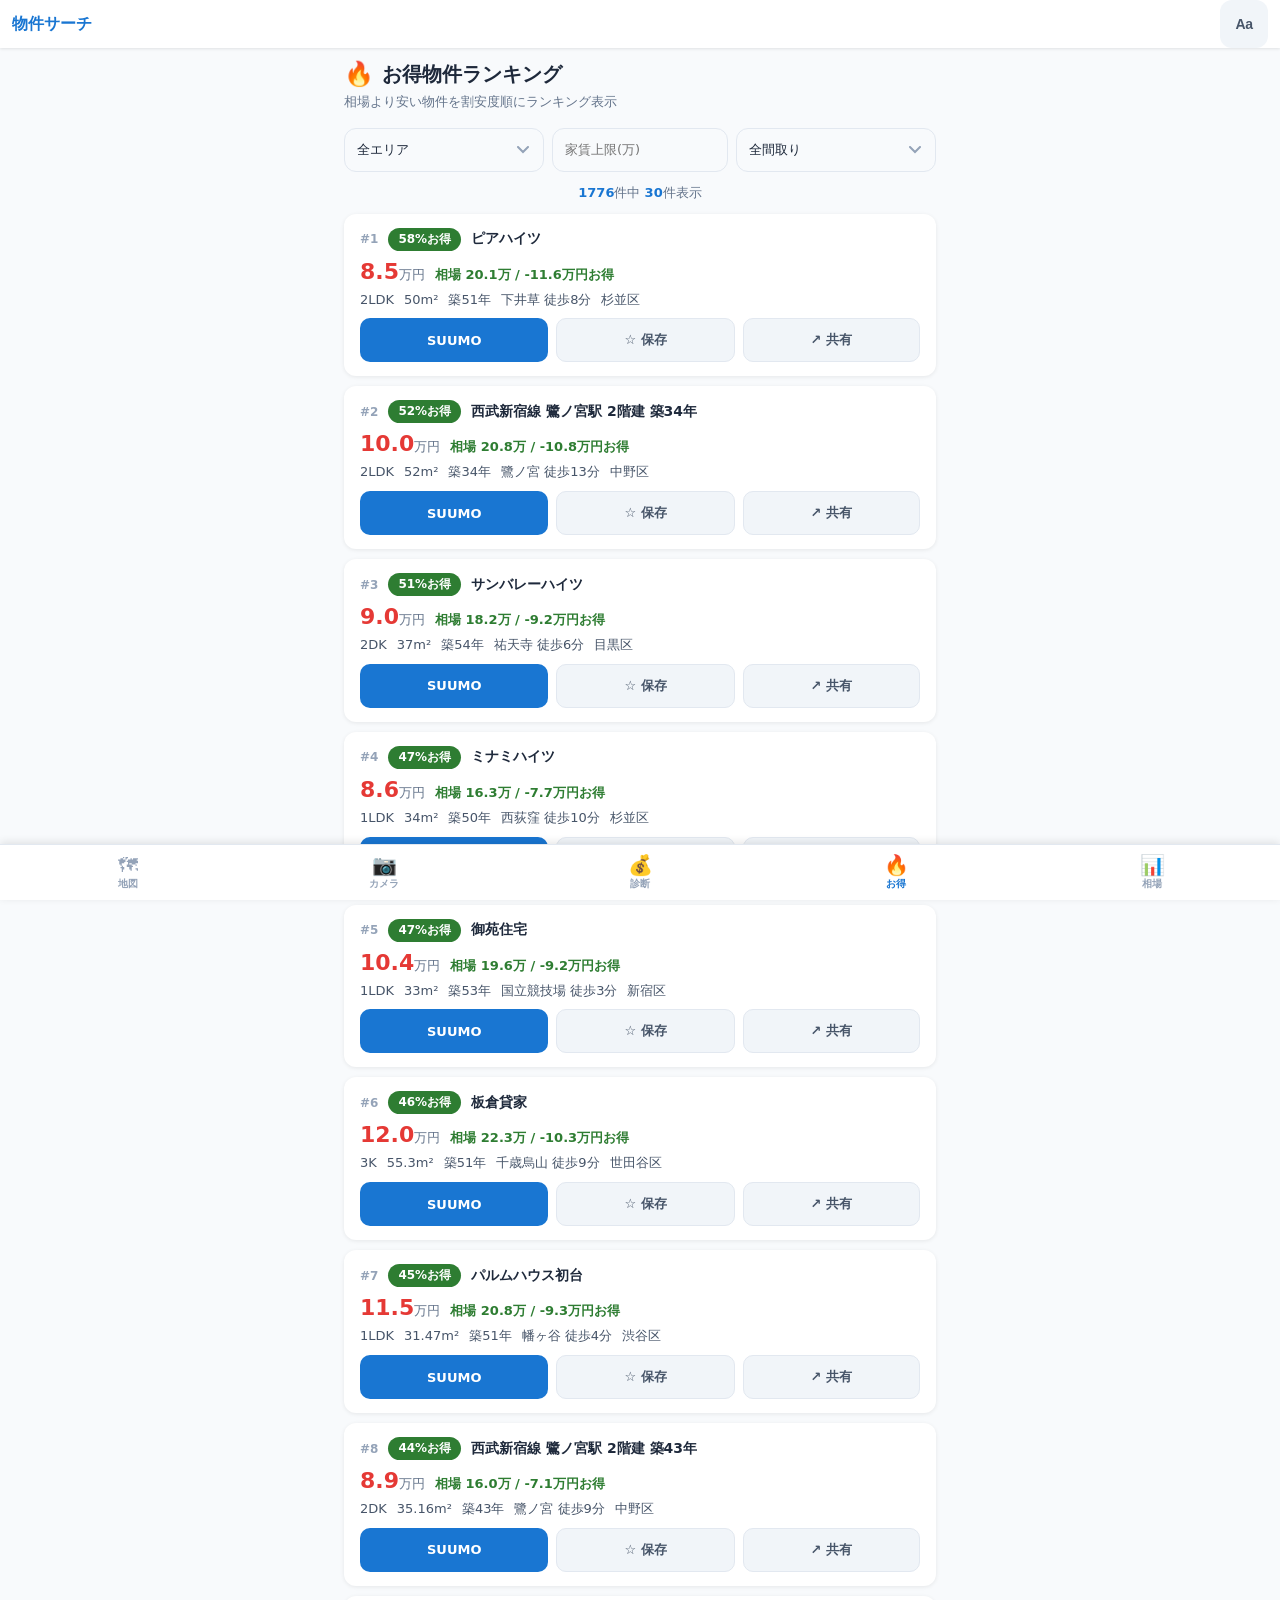
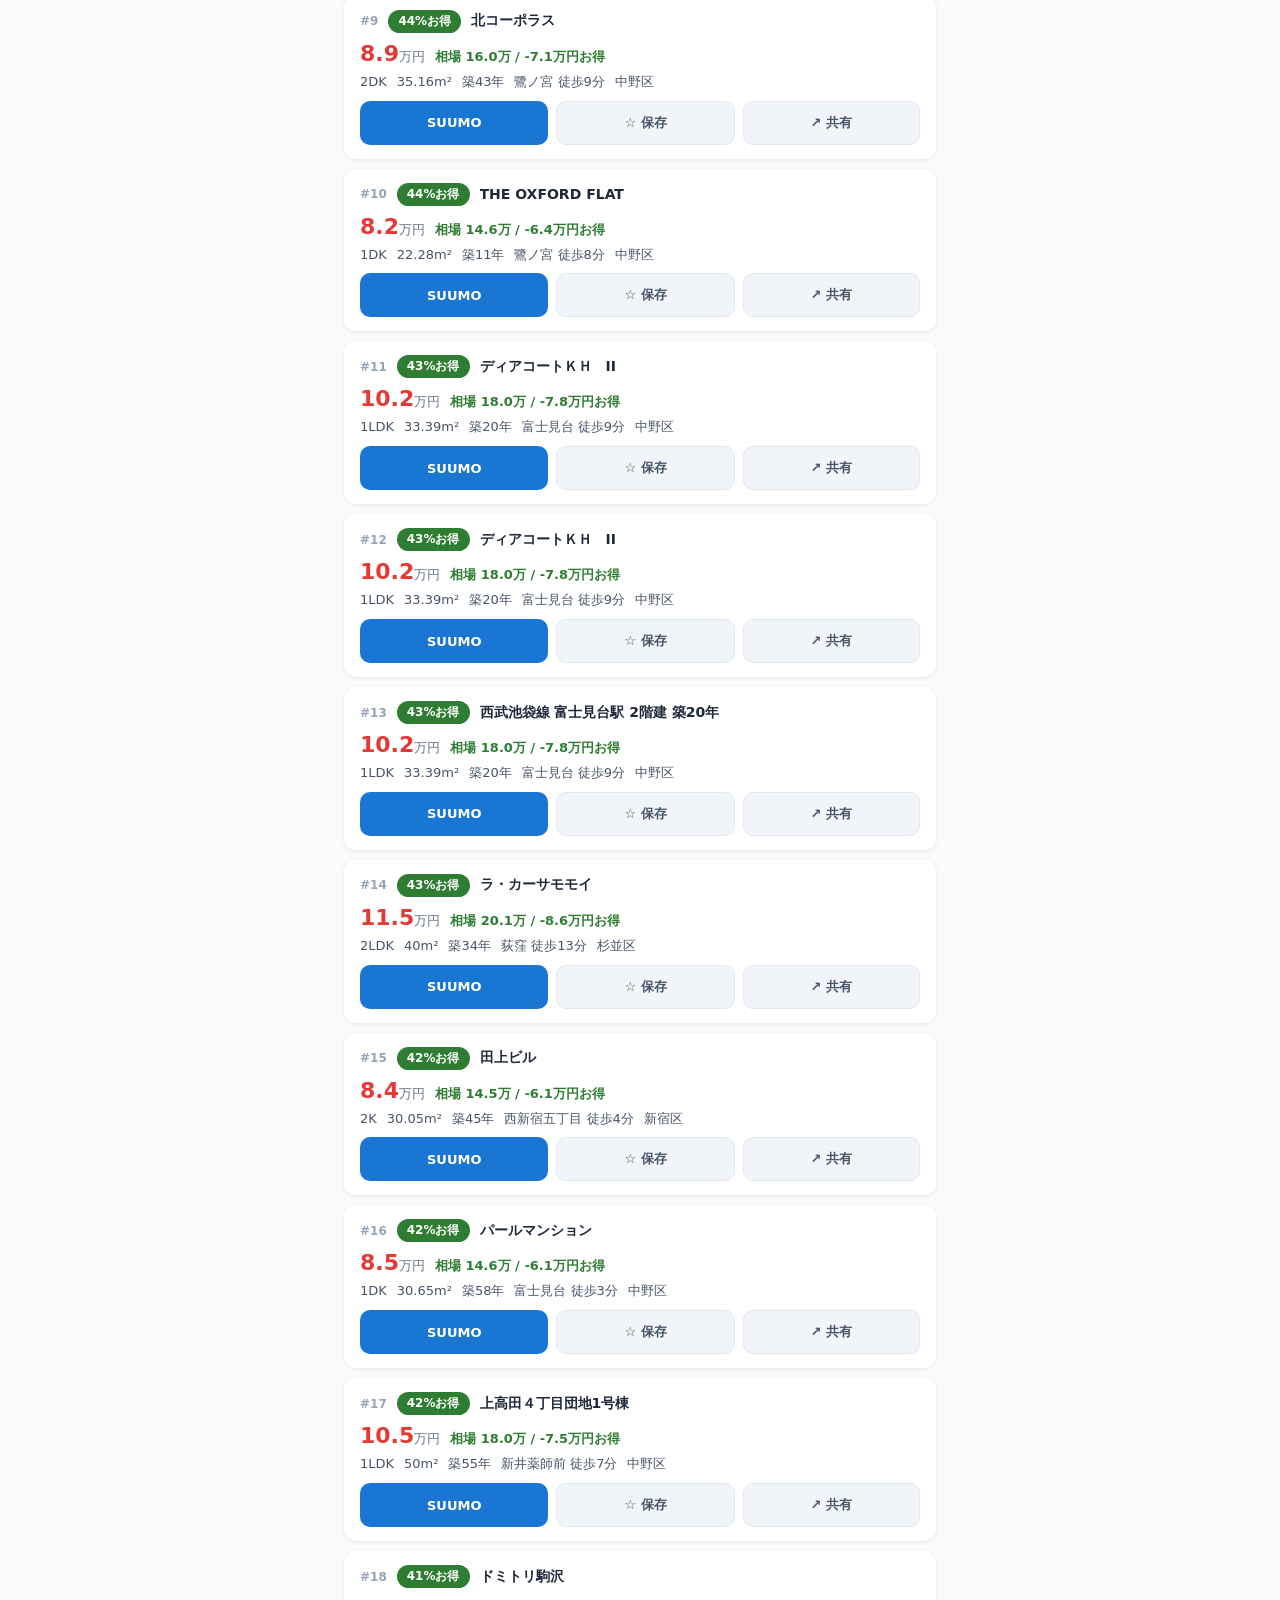
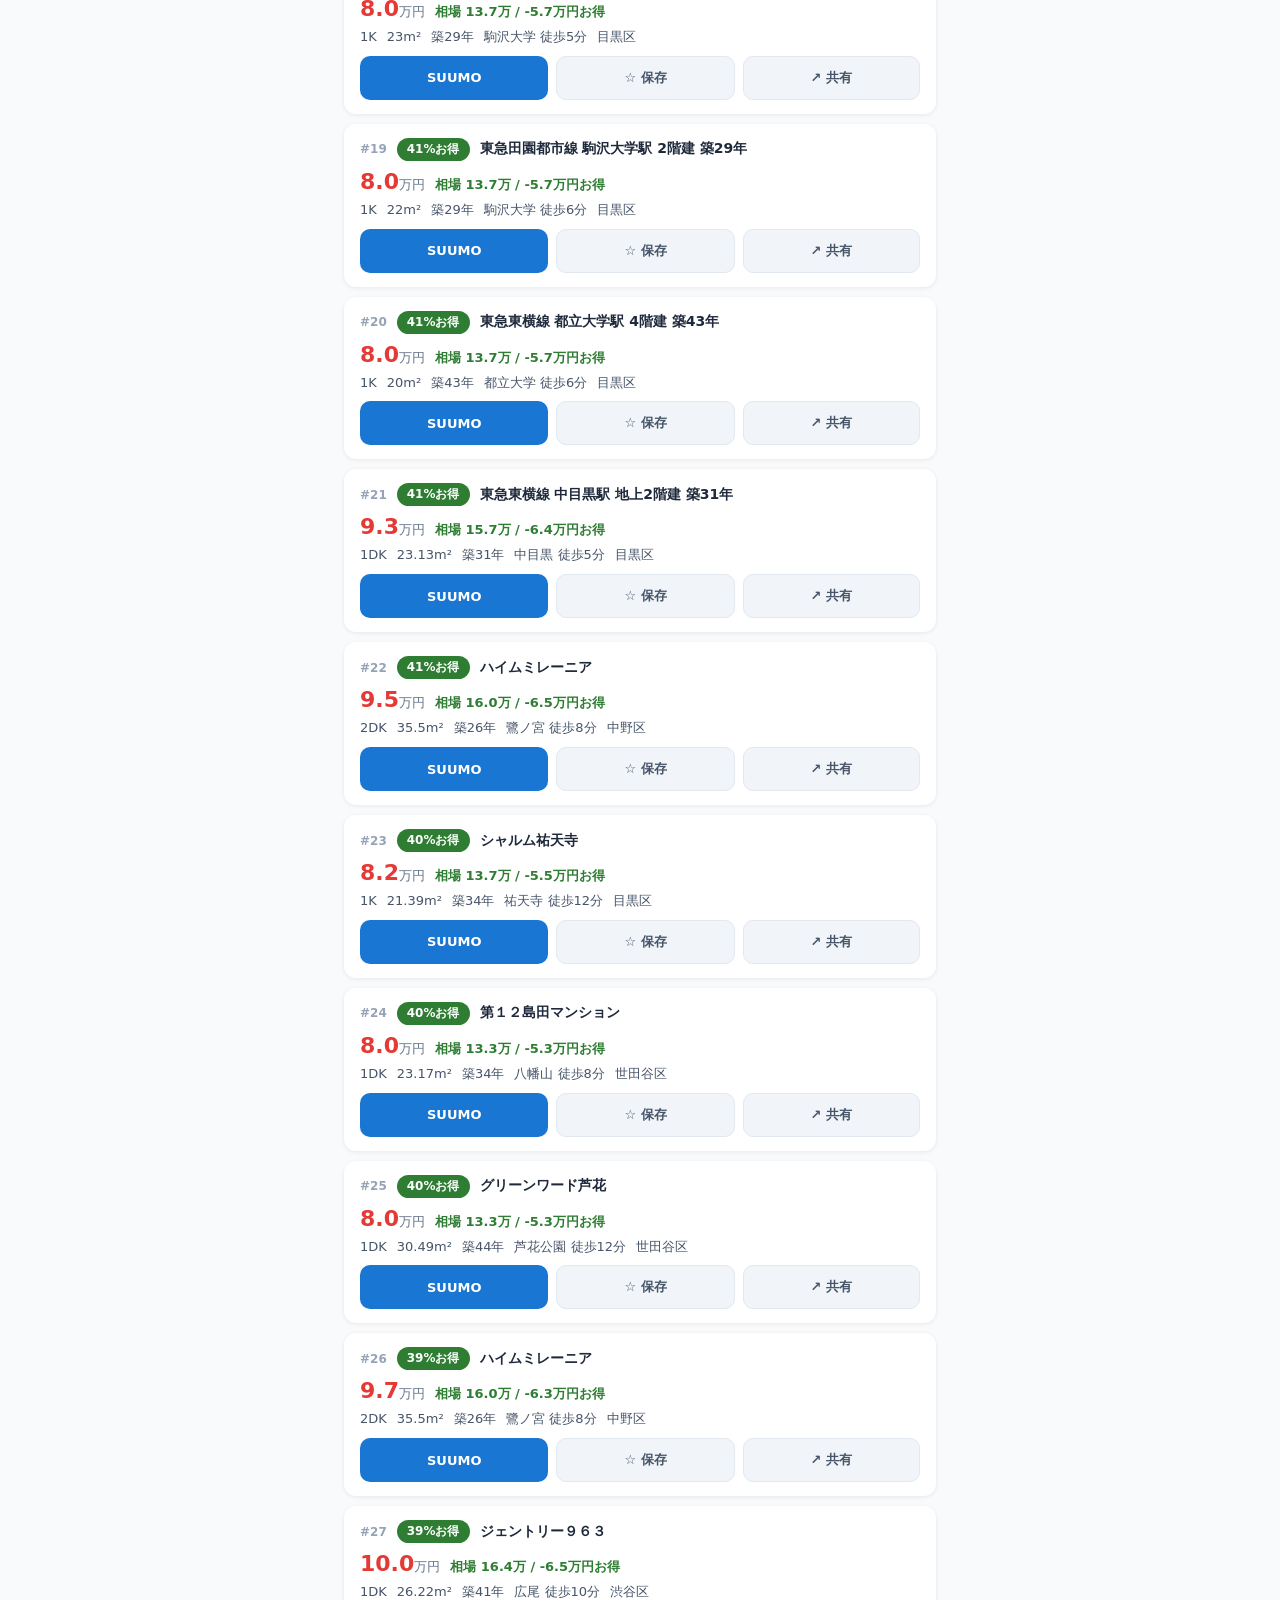
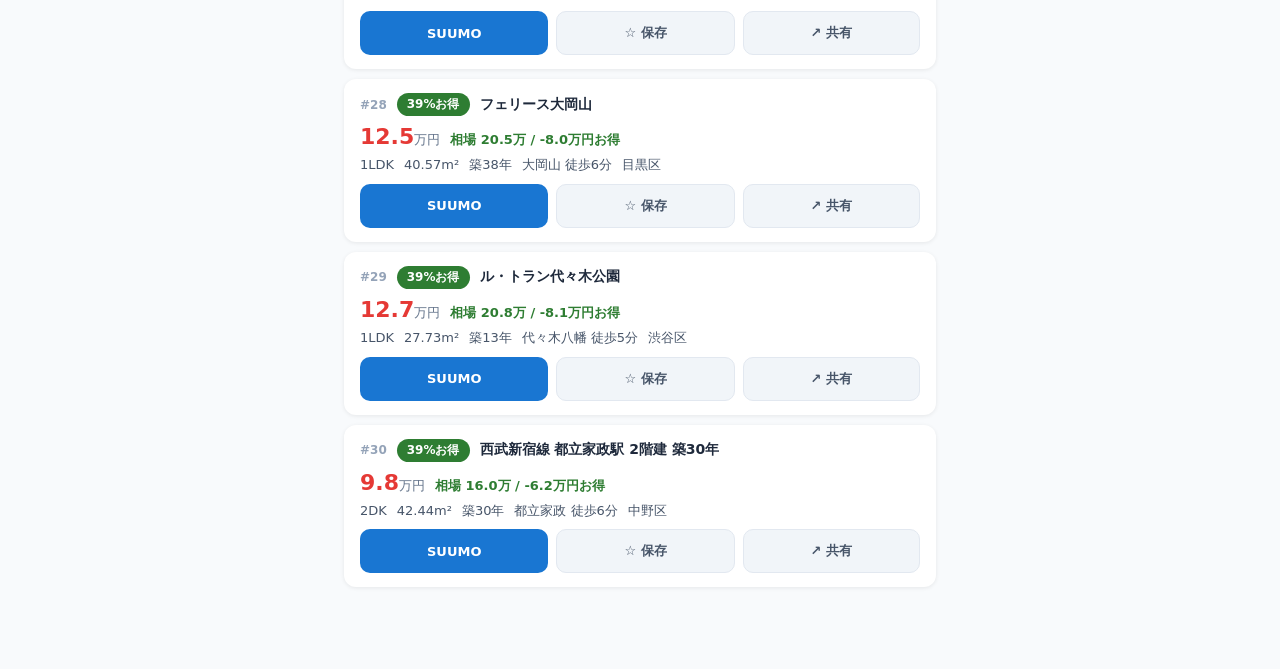
<file: deals.html>
<!DOCTYPE html>
<html lang="ja">
<head>
  <meta charset="UTF-8">
  <meta name="viewport" content="width=device-width, initial-scale=1.0, maximum-scale=5.0, user-scalable=yes, viewport-fit=cover">
  <meta name="theme-color" content="#1976D2">
  <meta name="apple-mobile-web-app-capable" content="yes">
  <meta name="apple-mobile-web-app-status-bar-style" content="default">
  <link rel="manifest" href="manifest.json">
  <link rel="apple-touch-icon" href="icons/icon-192.png">
  <title>お得物件 - 物件サーチ</title>
  <link rel="stylesheet" href="css/style.css">
  <link rel="stylesheet" href="css/pages.css">
</head>
<body class="page-body">

  <!-- ヘッダー -->
  <header class="header page-header">
    <h1>物件サーチ</h1>
    <div class="header-actions">
      <button id="btn-font-size" class="header-btn font-size-btn" title="フォントサイズ切替">Aa</button>
    </div>
  </header>

  <!-- メインコンテンツ -->
  <main class="page-content">
    <div class="page-title-bar">
      <span class="page-title-icon">&#x1F525;</span>
      <h2 class="page-title">お得物件ランキング</h2>
    </div>
    <p class="page-subtitle">相場より安い物件を割安度順にランキング表示</p>

    <!-- フィルター -->
    <div class="filter-bar">
      <select id="deals-area" class="form-select">
        <option value="">全エリア</option>
        <option value="新宿区">新宿区</option>
        <option value="渋谷区">渋谷区</option>
        <option value="目黒区">目黒区</option>
        <option value="世田谷区">世田谷区</option>
        <option value="中野区">中野区</option>
        <option value="杉並区">杉並区</option>
      </select>
      <input type="number" id="deals-rent-max" class="form-input" placeholder="家賃上限(万)" min="5" max="30" step="0.5">
      <select id="deals-plan" class="form-select">
        <option value="">全間取り</option>
        <option value="1K">1K</option>
        <option value="1DK">1DK</option>
        <option value="1LDK">1LDK</option>
        <option value="2K">2K</option>
        <option value="2DK">2DK</option>
        <option value="2LDK">2LDK</option>
        <option value="3K">3K</option>
        <option value="3DK">3DK</option>
        <option value="3LDK">3LDK</option>
      </select>
    </div>

    <!-- 件数 -->
    <div id="deals-count" class="deals-count"></div>

    <!-- リスト -->
    <div id="deals-list">
      <div class="loading-msg">データを読み込んでいます...</div>
    </div>
  </main>

  <!-- 固定タブバー -->
  <nav class="tab-bar tab-bar-5">
    <a href="index.html" class="tab-bar-item">
      <span class="tab-icon">&#x1F5FA;</span>
      <span class="tab-label">地図</span>
    </a>
    <a href="ocr.html" class="tab-bar-item">
      <span class="tab-icon">&#x1F4F7;</span>
      <span class="tab-label">カメラ</span>
    </a>
    <a href="diagnose.html" class="tab-bar-item">
      <span class="tab-icon">&#x1F4B0;</span>
      <span class="tab-label">診断</span>
    </a>
    <a href="deals.html" class="tab-bar-item active">
      <span class="tab-icon">&#x1F525;</span>
      <span class="tab-label">お得</span>
    </a>
    <a href="market.html" class="tab-bar-item">
      <span class="tab-icon">&#x1F4CA;</span>
      <span class="tab-label">相場</span>
    </a>
  </nav>

  <!-- 共通JS -->
  <script src="js/shared.js"></script>
  <script>
  (function () {
    'use strict';
    var S = window.BukkenShared;

    // フォントサイズ初期化
    S.initFontSize();
    var btnFont = document.getElementById('btn-font-size');
    if (btnFont) btnFont.addEventListener('click', S.cycleFontSize);

    // お気に入り管理（localStorageのbukken-favoritesと連携）
    var FAV_KEY = 'bukken-favorites';

    function getFavorites() {
      try {
        return JSON.parse(localStorage.getItem(FAV_KEY)) || [];
      } catch (e) { return []; }
    }

    function saveFavorites(favs) {
      localStorage.setItem(FAV_KEY, JSON.stringify(favs));
    }

    function isFavorite(id) {
      return getFavorites().indexOf(id) !== -1;
    }

    function toggleFavorite(id) {
      var favs = getFavorites();
      var idx = favs.indexOf(id);
      if (idx === -1) {
        favs.push(id);
      } else {
        favs.splice(idx, 1);
      }
      saveFavorites(favs);
      return idx === -1;
    }

    // データ
    var allDeals = [];
    var allProperties = [];

    // データ読み込み・お得度計算
    S.loadProperties().then(function (data) {
      allProperties = data;
      computeDeals();
      renderDeals();
    });

    function computeDeals() {
      // 区・間取り別にグループ化
      var groups = {};
      allProperties.forEach(function (p) {
        if (p.municipality == null || p.floor_plan_norm == null) return;
        if (p.monthly_rent == null || p.monthly_rent <= 0) return;
        var key = p.municipality + '|' + p.floor_plan_norm;
        if (!groups[key]) groups[key] = [];
        groups[key].push(p);
      });

      // 各物件の「期待家賃」を算出
      allProperties.forEach(function (p) {
        p.expectedRent = null;
        p.discount = null;
        if (p.municipality == null || p.floor_plan_norm == null) return;
        if (p.monthly_rent == null || p.monthly_rent <= 0) return;

        var key = p.municipality + '|' + p.floor_plan_norm;
        var group = groups[key];
        if (!group) return;

        // 自分を除いた中央値
        var others = group.filter(function (q) { return q.id !== p.id; });
        if (others.length < 3) return;

        var rents = others.map(function (q) { return q.monthly_rent; });
        p.expectedRent = S.median(rents);
        if (p.expectedRent > 0) {
          p.discount = ((p.expectedRent - p.monthly_rent) / p.expectedRent) * 100;
        }
      });

      // 割安順にソート（discount > 5%のみ）
      allDeals = allProperties
        .filter(function (p) { return p.discount != null && p.discount > 5; })
        .sort(function (a, b) { return b.discount - a.discount; });
    }

    // フィルター要素
    var elArea = document.getElementById('deals-area');
    var elRentMax = document.getElementById('deals-rent-max');
    var elPlan = document.getElementById('deals-plan');

    elArea.addEventListener('change', renderDeals);
    elRentMax.addEventListener('input', renderDeals);
    elPlan.addEventListener('change', renderDeals);

    function renderDeals() {
      var filterArea = elArea.value;
      var filterRentMax = parseFloat(elRentMax.value);
      var filterPlan = elPlan.value;

      var filtered = allDeals.filter(function (p) {
        if (filterArea && p.municipality !== filterArea) return false;
        if (!isNaN(filterRentMax) && filterRentMax > 0 && p.monthly_rent > filterRentMax * 10000) return false;
        if (filterPlan && p.floor_plan_norm !== filterPlan) return false;
        return true;
      });

      // 最大30件
      var display = filtered.slice(0, 30);

      // 件数表示
      var countEl = document.getElementById('deals-count');
      if (filtered.length === 0) {
        countEl.innerHTML = '該当する物件がありません';
      } else {
        countEl.innerHTML = '<strong>' + filtered.length + '</strong>件中 <strong>' + display.length + '</strong>件表示';
      }

      // カード描画
      var listEl = document.getElementById('deals-list');
      if (display.length === 0) {
        listEl.innerHTML = '<div class="empty-msg">条件に合うお得物件が見つかりませんでした。<br>フィルターを変更してみてください。</div>';
        return;
      }

      var html = '';
      display.forEach(function (p, i) {
        var rentMan = (p.monthly_rent / 10000).toFixed(1);
        var expectedMan = (p.expectedRent / 10000).toFixed(1);
        var diffMan = ((p.expectedRent - p.monthly_rent) / 10000).toFixed(1);
        var discountPct = p.discount.toFixed(0);
        var ageStr = p.building_age != null ? '築' + p.building_age + '年' : '';
        var areaStr = p.total_floor_area != null ? p.total_floor_area + 'm²' : '';
        var stationStr = '';
        if (p.station_name) {
          stationStr = p.station_name;
          if (p.station_distance_min != null) stationStr += ' 徒歩' + p.station_distance_min + '分';
        }
        var fav = isFavorite(p.id);
        var favClass = fav ? ' saved' : '';
        var favLabel = fav ? '★ 保存済' : '☆ 保存';

        html += '<div class="deal-card" data-id="' + p.id + '">';

        // ヘッダー行
        html += '<div class="deal-card-header">';
        html += '<span class="deal-rank">#' + (i + 1) + '</span>';
        html += '<span class="deal-badge">' + discountPct + '%お得</span>';
        html += '<span class="deal-name">' + S.escapeHtml(p.property_name) + '</span>';
        html += '</div>';

        // 家賃行
        html += '<div class="deal-rent-row">';
        html += '<span class="deal-rent">' + rentMan + '<small>万円</small></span>';
        html += '<span class="deal-diff">相場 ' + expectedMan + '万 / -' + diffMan + '万円お得</span>';
        html += '</div>';

        // 情報行
        html += '<div class="deal-info">';
        if (p.floor_plan) html += '<span>' + S.escapeHtml(p.floor_plan) + '</span>';
        if (areaStr) html += '<span>' + areaStr + '</span>';
        if (ageStr) html += '<span>' + ageStr + '</span>';
        if (stationStr) html += '<span>' + S.escapeHtml(stationStr) + '</span>';
        if (p.municipality) html += '<span>' + S.escapeHtml(p.municipality) + '</span>';
        html += '</div>';

        // アクションボタン
        html += '<div class="deal-actions">';
        if (p.detail_url) {
          html += '<a href="' + S.escapeHtml(p.detail_url) + '" target="_blank" rel="noopener" class="deal-btn-link">SUUMO</a>';
        }
        html += '<button class="deal-btn-fav' + favClass + '" data-fav-id="' + p.id + '">' + favLabel + '</button>';
        html += '<button class="deal-btn-share" data-share-idx="' + i + '">↗ 共有</button>';
        html += '</div>';

        html += '</div>';
      });

      listEl.innerHTML = html;

      // お気に入りボタンイベント
      listEl.querySelectorAll('.deal-btn-fav').forEach(function (btn) {
        btn.addEventListener('click', function () {
          var id = parseInt(this.getAttribute('data-fav-id'), 10);
          var added = toggleFavorite(id);
          this.classList.toggle('saved', added);
          this.textContent = added ? '★ 保存済' : '☆ 保存';
        });
      });

      // 共有ボタンイベント（Web Share API）
      listEl.querySelectorAll('.deal-btn-share').forEach(function (btn) {
        btn.addEventListener('click', function () {
          var idx = parseInt(this.getAttribute('data-share-idx'), 10);
          var item = display[idx];
          if (!item) return;
          var text = item.property_name + '\n'
            + (item.monthly_rent / 10000).toFixed(1) + '万円（相場より' + item.discount.toFixed(0) + '%お得）\n'
            + (item.detail_url || '');
          if (navigator.share) {
            navigator.share({ title: item.property_name, text: text, url: item.detail_url || '' }).catch(function () {});
          } else {
            navigator.clipboard.writeText(text).then(function () {
              alert('クリップボードにコピーしました');
            }).catch(function () {
              alert('共有できませんでした');
            });
          }
        });
      });
    }
  })();
  </script>
</body>
</html>
</file>
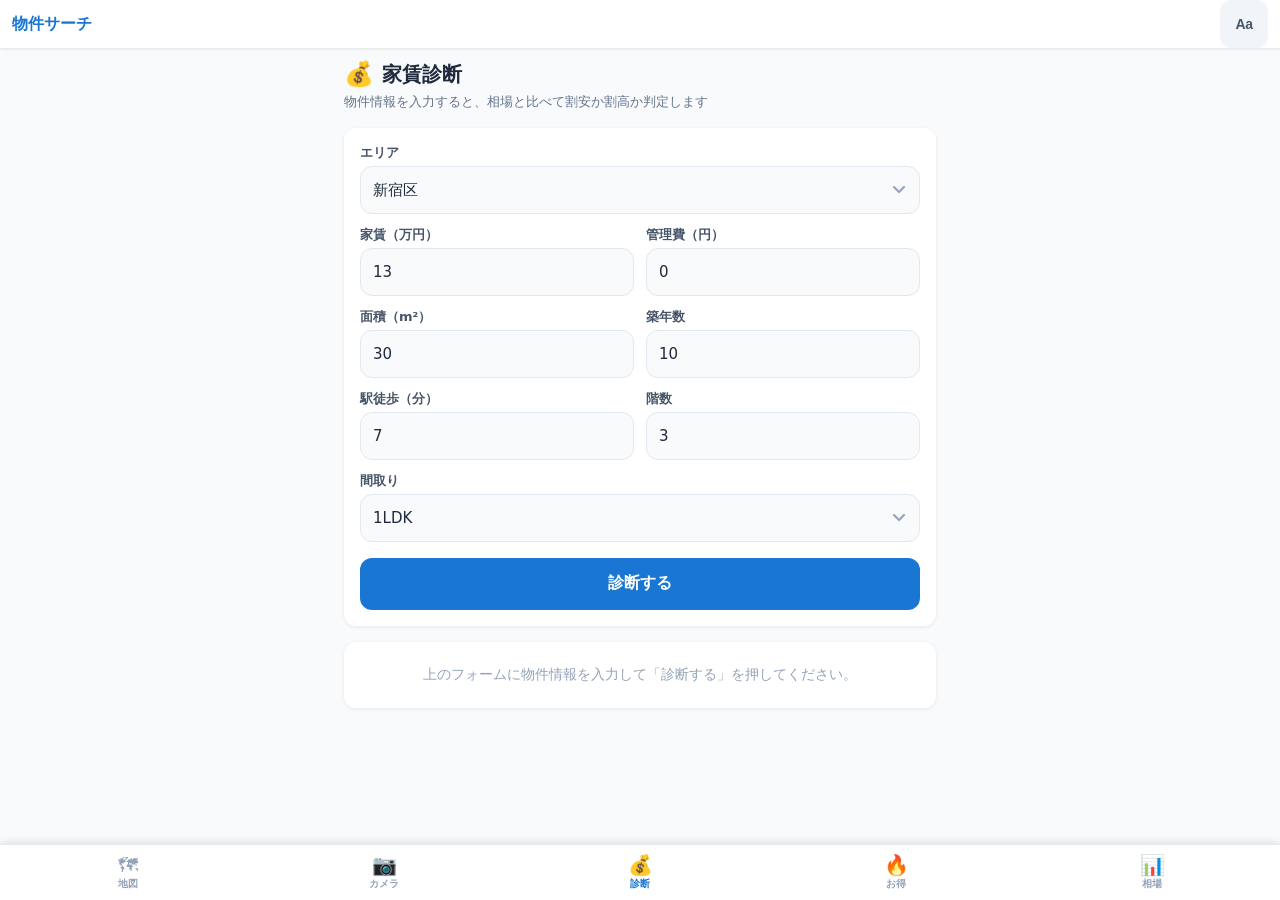
<file: diagnose.html>
<!DOCTYPE html>
<html lang="ja">
<head>
  <meta charset="UTF-8">
  <meta name="viewport" content="width=device-width, initial-scale=1.0, maximum-scale=5.0, user-scalable=yes, viewport-fit=cover">
  <meta name="theme-color" content="#1976D2">
  <meta name="apple-mobile-web-app-capable" content="yes">
  <meta name="apple-mobile-web-app-status-bar-style" content="default">
  <link rel="manifest" href="manifest.json">
  <link rel="apple-touch-icon" href="icons/icon-192.png">
  <title>家賃診断 - 物件サーチ</title>
  <link rel="stylesheet" href="css/style.css">
  <link rel="stylesheet" href="css/pages.css">
</head>
<body class="page-body">

  <!-- ヘッダー -->
  <header class="header page-header">
    <h1>物件サーチ</h1>
    <div class="header-actions">
      <button id="btn-font-size" class="header-btn font-size-btn" title="フォントサイズ切替">Aa</button>
    </div>
  </header>

  <!-- メインコンテンツ -->
  <main class="page-content">
    <div class="page-title-bar">
      <span class="page-title-icon">&#x1F4B0;</span>
      <h2 class="page-title">家賃診断</h2>
    </div>
    <p class="page-subtitle">物件情報を入力すると、相場と比べて割安か割高か判定します</p>

    <!-- 入力フォーム -->
    <div class="form-card">
      <div class="form-group">
        <label for="diag-area">エリア</label>
        <select id="diag-area" class="form-select">
          <option value="新宿区">新宿区</option>
          <option value="渋谷区">渋谷区</option>
          <option value="目黒区">目黒区</option>
          <option value="世田谷区">世田谷区</option>
          <option value="中野区">中野区</option>
          <option value="杉並区">杉並区</option>
        </select>
      </div>

      <div class="form-row">
        <div class="form-group">
          <label for="diag-rent">家賃（万円）</label>
          <input type="number" id="diag-rent" class="form-input" value="13" min="5" max="30" step="0.1">
        </div>
        <div class="form-group">
          <label for="diag-fee">管理費（円）</label>
          <input type="number" id="diag-fee" class="form-input" value="0" min="0" max="30000" step="100">
        </div>
      </div>

      <div class="form-row">
        <div class="form-group">
          <label for="diag-area-size">面積（m&sup2;）</label>
          <input type="number" id="diag-area-size" class="form-input" value="30" min="10" max="100" step="0.5">
        </div>
        <div class="form-group">
          <label for="diag-age">築年数</label>
          <input type="number" id="diag-age" class="form-input" value="10" min="0" max="60" step="1">
        </div>
      </div>

      <div class="form-row">
        <div class="form-group">
          <label for="diag-walk">駅徒歩（分）</label>
          <input type="number" id="diag-walk" class="form-input" value="7" min="1" max="30" step="1">
        </div>
        <div class="form-group">
          <label for="diag-floor">階数</label>
          <input type="number" id="diag-floor" class="form-input" value="3" min="1" max="30" step="1">
        </div>
      </div>

      <div class="form-group">
        <label for="diag-plan">間取り</label>
        <select id="diag-plan" class="form-select">
          <option value="1K">1K</option>
          <option value="1DK">1DK</option>
          <option value="1LDK" selected>1LDK</option>
          <option value="2K">2K</option>
          <option value="2DK">2DK</option>
          <option value="2LDK">2LDK</option>
          <option value="3K">3K</option>
          <option value="3DK">3DK</option>
          <option value="3LDK">3LDK</option>
        </select>
      </div>

      <button id="diag-btn" class="btn-primary">診断する</button>
    </div>

    <!-- 結果表示エリア -->
    <div id="diag-result" class="result-area">
      <div class="result-placeholder">上のフォームに物件情報を入力して「診断する」を押してください。</div>
    </div>
  </main>

  <!-- 固定タブバー -->
  <nav class="tab-bar tab-bar-5">
    <a href="index.html" class="tab-bar-item">
      <span class="tab-icon">&#x1F5FA;</span>
      <span class="tab-label">地図</span>
    </a>
    <a href="ocr.html" class="tab-bar-item">
      <span class="tab-icon">&#x1F4F7;</span>
      <span class="tab-label">カメラ</span>
    </a>
    <a href="diagnose.html" class="tab-bar-item active">
      <span class="tab-icon">&#x1F4B0;</span>
      <span class="tab-label">診断</span>
    </a>
    <a href="deals.html" class="tab-bar-item">
      <span class="tab-icon">&#x1F525;</span>
      <span class="tab-label">お得</span>
    </a>
    <a href="market.html" class="tab-bar-item">
      <span class="tab-icon">&#x1F4CA;</span>
      <span class="tab-label">相場</span>
    </a>
  </nav>

  <!-- 共通JS -->
  <script src="js/shared.js"></script>
  <script>
  (function () {
    'use strict';
    var S = window.BukkenShared;

    // フォントサイズ初期化
    S.initFontSize();
    var btnFont = document.getElementById('btn-font-size');
    if (btnFont) btnFont.addEventListener('click', S.cycleFontSize);

    var allProperties = [];

    // データ読み込み
    S.loadProperties().then(function (data) {
      allProperties = data;
    });

    // パーセンタイル計算
    function percentile(arr, p) {
      if (!arr || arr.length === 0) return null;
      var sorted = arr.slice().sort(function (a, b) { return a - b; });
      var idx = (p / 100) * (sorted.length - 1);
      var lower = Math.floor(idx);
      var upper = Math.ceil(idx);
      if (lower === upper) return sorted[lower];
      return sorted[lower] + (sorted[upper] - sorted[lower]) * (idx - lower);
    }

    // 診断ボタン
    document.getElementById('diag-btn').addEventListener('click', function () {
      var area = document.getElementById('diag-area').value;
      var rentMan = parseFloat(document.getElementById('diag-rent').value);
      var fee = parseInt(document.getElementById('diag-fee').value, 10) || 0;
      var floorArea = parseFloat(document.getElementById('diag-area-size').value);
      var age = parseInt(document.getElementById('diag-age').value, 10);
      var walk = parseInt(document.getElementById('diag-walk').value, 10);
      var plan = document.getElementById('diag-plan').value;
      var floor = parseInt(document.getElementById('diag-floor').value, 10);

      // バリデーション
      if (isNaN(rentMan) || rentMan <= 0) { alert('家賃を正の値で入力してください。'); return; }
      if (isNaN(floorArea) || floorArea <= 0) { alert('面積を正の値で入力してください。'); return; }
      if (isNaN(age) || age < 0) { alert('築年数を0以上で入力してください。'); return; }
      if (isNaN(walk) || walk <= 0) { alert('駅徒歩を正の値で入力してください。'); return; }

      var inputRent = rentMan * 10000;

      // 同条件の物件を抽出: 同じ区 + 面積+-10m2 + 築年数+-5年
      var similar = allProperties.filter(function (p) {
        if (p.municipality !== area) return false;
        if (p.total_floor_area == null) return false;
        if (Math.abs(p.total_floor_area - floorArea) > 10) return false;
        if (p.building_age != null && Math.abs(p.building_age - age) > 5) return false;
        if (p.monthly_rent == null || p.monthly_rent <= 0) return false;
        return true;
      });

      // 同じ間取りでさらに絞り込み（5件未満なら間取り条件を外す）
      var similarPlan = similar.filter(function (p) {
        return p.floor_plan_norm === plan;
      });
      if (similarPlan.length >= 5) {
        similar = similarPlan;
      }

      if (similar.length < 3) {
        // データ不足の場合は条件を緩和: 同区 + 同間取り
        similar = allProperties.filter(function (p) {
          return p.municipality === area && p.floor_plan_norm === plan
            && p.monthly_rent != null && p.monthly_rent > 0;
        });
      }

      if (similar.length === 0) {
        document.getElementById('diag-result').innerHTML =
          '<div class="result-card"><p class="result-error">該当条件のデータが不足しています。</p></div>';
        return;
      }

      // 中央値計算
      var rents = similar.map(function (p) { return p.monthly_rent; });
      var medianRent = S.median(rents);

      // 面積補正
      var areas = similar.filter(function (p) { return p.total_floor_area != null; })
                         .map(function (p) { return p.total_floor_area; });
      var medianArea = S.median(areas);
      var areaAdj = 0;
      if (medianArea && medianArea > 0) {
        var unitPrice = medianRent / medianArea;
        areaAdj = (floorArea - medianArea) * unitPrice * 0.6;
      }

      // 築年数補正
      var ages = similar.filter(function (p) { return p.building_age != null; })
                        .map(function (p) { return p.building_age; });
      var medianAge = S.median(ages);
      var ageAdj = 0;
      if (medianAge != null) {
        ageAdj = -(age - medianAge) * medianRent * 0.005;
      }

      // 駅徒歩補正
      var walks = similar.filter(function (p) { return p.station_distance_min != null; })
                         .map(function (p) { return p.station_distance_min; });
      var medianWalk = S.median(walks);
      var walkAdj = 0;
      if (medianWalk != null) {
        walkAdj = -(walk - medianWalk) * medianRent * 0.005;
      }

      // 階数補正
      var floors = similar.filter(function (p) { return p.floor_level != null; })
                          .map(function (p) { return p.floor_level; });
      var medianFloor = S.median(floors);
      var floorAdj = 0;
      if (medianFloor != null) {
        floorAdj = (floor - medianFloor) * medianRent * 0.003;
      }

      var predicted = medianRent + areaAdj + ageAdj + walkAdj + floorAdj;
      predicted = Math.max(predicted, medianRent * 0.5);

      var diff = inputRent - predicted;
      var diffMan = diff / 10000;
      var diffPct = (diff / predicted) * 100;

      // 判定
      var badgeText, badgeClass, badgeDetail;
      if (diffPct < -8) {
        badgeText = '割安'; badgeClass = 'badge-bargain'; badgeDetail = '相場より大幅に安い物件です';
      } else if (diffPct < -3) {
        badgeText = 'やや割安'; badgeClass = 'badge-slight-bargain'; badgeDetail = '相場よりやや安い物件です';
      } else if (diffPct <= 3) {
        badgeText = '適正'; badgeClass = 'badge-fair'; badgeDetail = '相場通りの価格です';
      } else if (diffPct <= 8) {
        badgeText = 'やや割高'; badgeClass = 'badge-slight-pricey'; badgeDetail = '相場よりやや高い物件です';
      } else {
        badgeText = '割高'; badgeClass = 'badge-pricey'; badgeDetail = '相場より高い物件です';
      }

      var diffColor = diff >= 0 ? '#e53935' : '#2e7d32';
      var diffSign = diff >= 0 ? '+' : '';

      var html = '<div class="result-card">';
      // バッジ
      html += '<div class="result-badge-row">';
      html += '<span class="result-badge ' + badgeClass + '">' + badgeText + '</span>';
      html += '<span class="result-badge-detail">' + badgeDetail + '</span>';
      html += '</div>';

      // 数値比較
      html += '<div class="result-compare">';
      html += '<div class="result-compare-item">';
      html += '<span class="result-compare-label">予測適正家賃</span>';
      html += '<span class="result-compare-value">' + (predicted / 10000).toFixed(2) + '<small>万円</small></span>';
      html += '</div>';
      html += '<div class="result-compare-item">';
      html += '<span class="result-compare-label">入力家賃</span>';
      html += '<span class="result-compare-value">' + rentMan.toFixed(2) + '<small>万円</small></span>';
      html += '</div>';
      if (fee > 0) {
        html += '<div class="result-compare-item">';
        html += '<span class="result-compare-label">管理費（参考）</span>';
        html += '<span class="result-compare-value">' + S.formatMoney(fee) + '<small>円/月</small></span>';
        html += '</div>';
      }
      html += '<div class="result-compare-item">';
      html += '<span class="result-compare-label">差額</span>';
      html += '<span class="result-compare-value" style="color:' + diffColor + '">' + diffSign + diffMan.toFixed(2) + '<small>万円 (' + diffSign + diffPct.toFixed(1) + '%)</small></span>';
      html += '</div>';
      html += '</div>';

      // 比較物件数
      html += '<div class="result-note">比較物件数: ' + similar.length + '件（' + area + '・類似条件）</div>';

      // 家賃分布（min/25%/median/75%/max）
      var pMin = percentile(rents, 0);
      var p25 = percentile(rents, 25);
      var pMed = percentile(rents, 50);
      var p75 = percentile(rents, 75);
      var pMax = percentile(rents, 100);

      html += '<div class="result-dist">';
      html += '<div class="result-dist-title">類似物件の家賃分布</div>';
      html += '<div class="result-dist-row"><span class="result-dist-label">最小値</span><span class="result-dist-value">' + (pMin / 10000).toFixed(2) + '万円</span></div>';
      html += '<div class="result-dist-row"><span class="result-dist-label">25%</span><span class="result-dist-value">' + (p25 / 10000).toFixed(2) + '万円</span></div>';
      html += '<div class="result-dist-row"><span class="result-dist-label">中央値</span><span class="result-dist-value">' + (pMed / 10000).toFixed(2) + '万円</span></div>';
      html += '<div class="result-dist-row"><span class="result-dist-label">75%</span><span class="result-dist-value">' + (p75 / 10000).toFixed(2) + '万円</span></div>';
      html += '<div class="result-dist-row"><span class="result-dist-label">最大値</span><span class="result-dist-value">' + (pMax / 10000).toFixed(2) + '万円</span></div>';
      html += '</div>';

      html += '</div>';

      document.getElementById('diag-result').innerHTML = html;
    });
  })();
  </script>
</body>
</html>
</file>
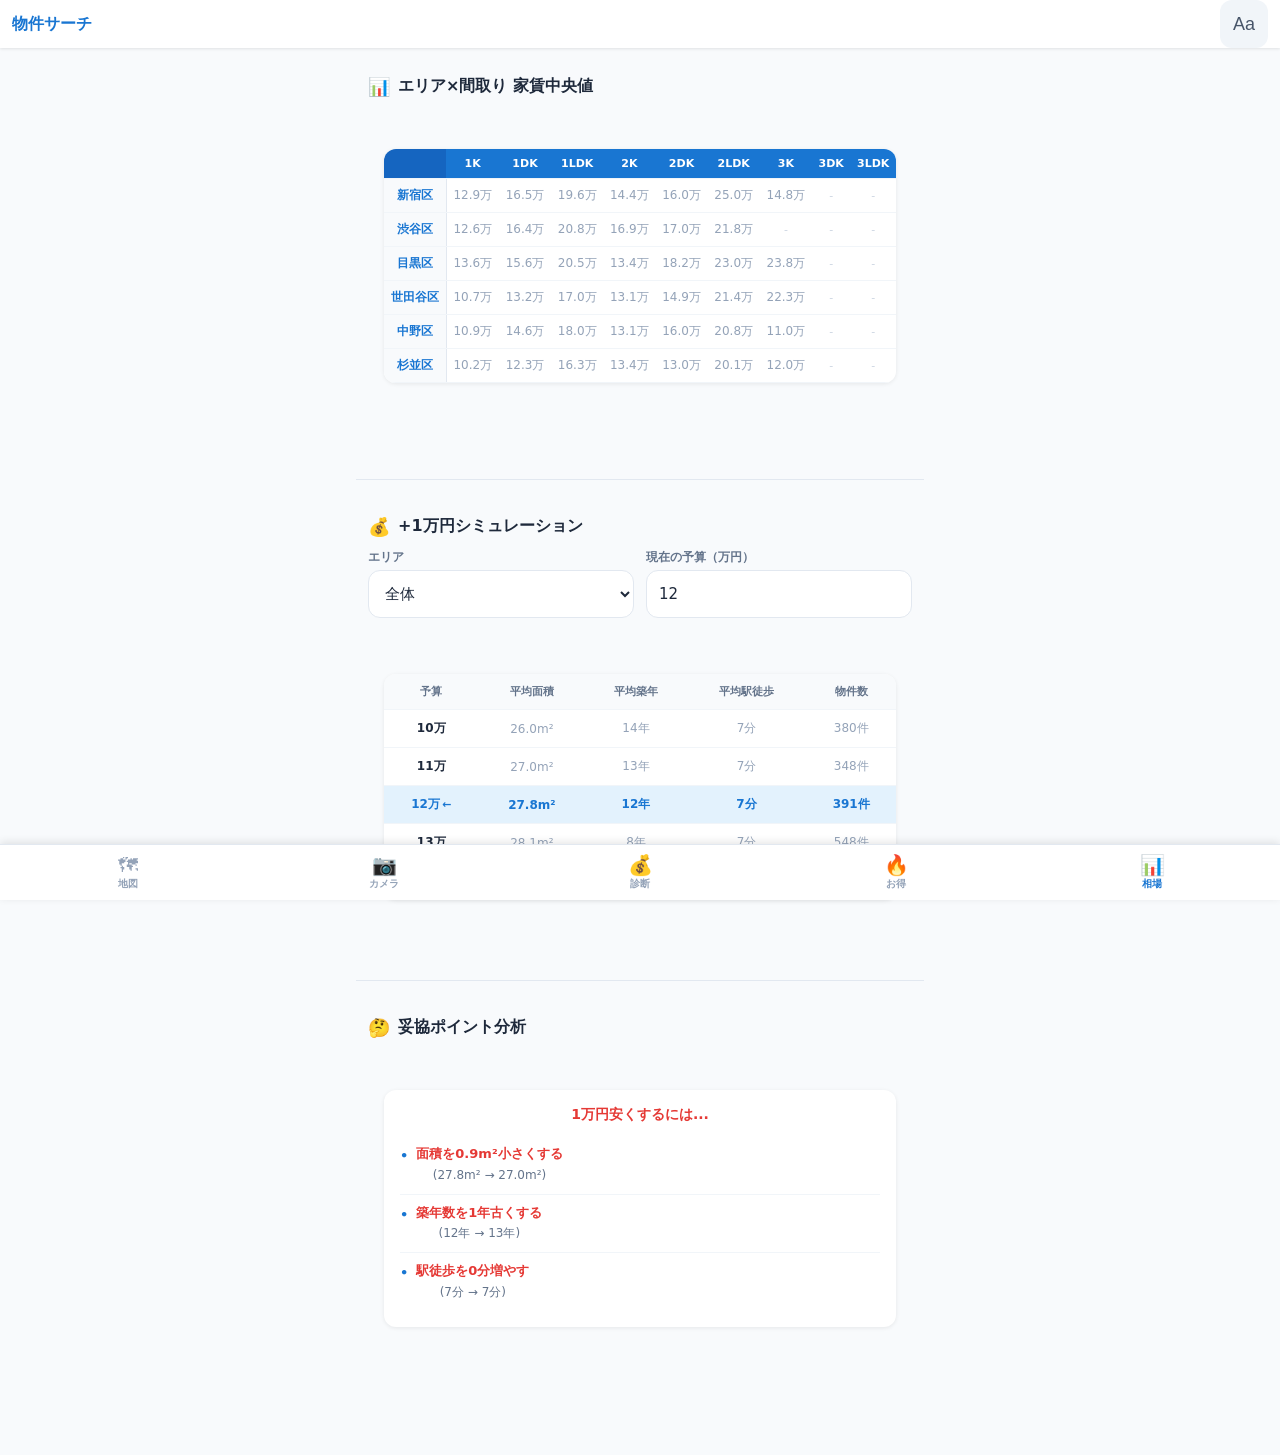
<file: market.html>
<!DOCTYPE html>
<html lang="ja">
<head>
  <meta charset="UTF-8">
  <meta name="viewport" content="width=device-width, initial-scale=1.0, maximum-scale=5.0, user-scalable=yes, viewport-fit=cover">
  <meta name="theme-color" content="#1976D2">
  <meta name="apple-mobile-web-app-capable" content="yes">
  <meta name="apple-mobile-web-app-status-bar-style" content="default">
  <link rel="manifest" href="manifest.json">
  <link rel="apple-touch-icon" href="icons/icon-192.png">
  <title>相場 - 物件サーチ</title>

  <!-- App CSS -->
  <link rel="stylesheet" href="css/style.css">
  <link rel="stylesheet" href="css/pages.css">

  <style>
    /* ---- Main Content ---- */
    .main-content {
      padding: 60px 16px calc(72px + env(safe-area-inset-bottom));
      max-width: 600px;
      margin: 0 auto;
      overflow-y: auto;
    }

    /* ---- Section ---- */
    .section {
      padding: 16px 12px;
    }

    .section-title {
      font-size: calc(16px * var(--font-scale));
      font-weight: 700;
      color: #1e293b;
      margin-bottom: 12px;
      display: flex;
      align-items: center;
      gap: 8px;
    }

    .section-title .icon {
      font-size: calc(18px * var(--font-scale));
    }

    /* ---- 相場テーブル ---- */
    .table-scroll {
      overflow-x: auto;
      -webkit-overflow-scrolling: touch;
      border-radius: 12px;
      box-shadow: 0 1px 4px rgba(0, 0, 0, 0.08);
    }

    .market-table {
      width: 100%;
      min-width: 480px;
      border-collapse: collapse;
      background: #fff;
      font-size: calc(12px * var(--font-scale));
    }

    .market-table th,
    .market-table td {
      padding: 8px 6px;
      text-align: center;
      white-space: nowrap;
      border-bottom: 1px solid #f1f5f9;
    }

    .market-table th {
      background: #1976D2;
      color: #fff;
      font-weight: 700;
      font-size: calc(11px * var(--font-scale));
      position: sticky;
      top: 0;
      z-index: 2;
    }

    .market-table th:first-child {
      position: sticky;
      left: 0;
      z-index: 3;
      background: #1565C0;
    }

    .market-table td:first-child {
      position: sticky;
      left: 0;
      background: #f8fafc;
      font-weight: 700;
      color: #1976D2;
      font-size: calc(12px * var(--font-scale));
      z-index: 1;
      border-right: 1px solid #e2e8f0;
    }

    .market-table tbody tr:hover {
      background: #eff6ff;
    }

    .market-table td.no-data {
      color: #cbd5e1;
      font-size: calc(11px * var(--font-scale));
    }

    /* ---- シミュレーション ---- */
    .sim-controls {
      display: flex;
      gap: 12px;
      margin-bottom: 16px;
      flex-wrap: wrap;
    }

    .sim-control-group {
      display: flex;
      flex-direction: column;
      gap: 4px;
      flex: 1;
      min-width: 140px;
    }

    .sim-control-group label {
      font-size: calc(12px * var(--font-scale));
      font-weight: 600;
      color: #64748b;
    }

    .sim-control-group select,
    .sim-control-group input {
      height: 48px;
      padding: 0 12px;
      border: 1px solid #e2e8f0;
      border-radius: 12px;
      background: #fff;
      font-size: calc(15px * var(--font-scale));
      font-family: inherit;
      color: #1e293b;
      outline: none;
      touch-action: manipulation;
    }

    .sim-control-group select:focus,
    .sim-control-group input:focus {
      border-color: #1976D2;
      box-shadow: 0 0 0 3px rgba(25, 118, 210, 0.1);
    }

    .sim-table {
      width: 100%;
      border-collapse: collapse;
      background: #fff;
      border-radius: 12px;
      overflow: hidden;
      box-shadow: 0 1px 4px rgba(0, 0, 0, 0.08);
      font-size: calc(12px * var(--font-scale));
    }

    .sim-table th,
    .sim-table td {
      padding: 10px 8px;
      text-align: center;
      white-space: nowrap;
      border-bottom: 1px solid #f1f5f9;
    }

    .sim-table th {
      background: #f8fafc;
      color: #64748b;
      font-weight: 700;
      font-size: calc(11px * var(--font-scale));
    }

    .sim-table tr.current-row {
      background: #e3f2fd;
      font-weight: 700;
    }

    .sim-table tr.current-row td {
      color: #1976D2;
    }

    .sim-table td.budget-cell {
      font-weight: 700;
      color: #1e293b;
    }

    .sim-table .arrow-marker {
      font-size: calc(11px * var(--font-scale));
      color: #1976D2;
      margin-left: 2px;
    }

    /* ---- 妥協ポイント ---- */
    .compromise-card {
      background: #fff;
      border-radius: 12px;
      padding: 16px;
      box-shadow: 0 1px 4px rgba(0, 0, 0, 0.08);
    }

    .compromise-title {
      font-size: calc(14px * var(--font-scale));
      font-weight: 700;
      color: #e53935;
      margin-bottom: 12px;
    }

    .compromise-item {
      display: flex;
      align-items: flex-start;
      gap: 8px;
      padding: 8px 0;
      border-bottom: 1px solid #f1f5f9;
      font-size: calc(13px * var(--font-scale));
      line-height: 1.6;
    }

    .compromise-item:last-child {
      border-bottom: none;
    }

    .compromise-item .bullet {
      color: #1976D2;
      font-weight: 700;
      flex-shrink: 0;
      margin-top: 2px;
    }

    .compromise-item .diff {
      color: #e53935;
      font-weight: 600;
    }

    .compromise-item .change {
      color: #64748b;
      font-size: calc(12px * var(--font-scale));
    }

    .compromise-empty {
      color: #94a3b8;
      font-size: calc(13px * var(--font-scale));
      text-align: center;
      padding: 16px;
    }

    /* ---- Loading ---- */
    .loading {
      text-align: center;
      padding: 40px 16px;
      color: #94a3b8;
      font-size: calc(14px * var(--font-scale));
    }

    .loading .spinner {
      display: inline-block;
      width: 24px;
      height: 24px;
      border: 3px solid #e2e8f0;
      border-top-color: #1976D2;
      border-radius: 50%;
      animation: spin 0.8s linear infinite;
      margin-bottom: 8px;
    }

    @keyframes spin {
      to { transform: rotate(360deg); }
    }
  </style>
</head>
<body class="page-body">

  <!-- ヘッダー -->
  <header class="header page-header">
    <h1>物件サーチ</h1>
    <div class="header-actions">
      <button id="btn-font-size" class="header-btn" title="フォントサイズ切替">Aa</button>
    </div>
  </header>

  <!-- メインコンテンツ -->
  <div class="main-content">

    <!-- セクション1: エリア相場テーブル -->
    <div class="section">
      <div class="section-title">
        <span class="icon">&#x1F4CA;</span>
        エリア×間取り 家賃中央値
      </div>
      <div id="market-table-area" class="loading">
        <div class="spinner"></div>
        <div>データ読み込み中...</div>
      </div>
    </div>

    <div class="section-divider"></div>

    <!-- セクション2: +1万円シミュレーション -->
    <div class="section">
      <div class="section-title">
        <span class="icon">&#x1F4B0;</span>
        +1万円シミュレーション
      </div>

      <div class="sim-controls">
        <div class="sim-control-group">
          <label for="sim-area">エリア</label>
          <select id="sim-area">
            <option value="全体">全体</option>
            <option value="新宿区">新宿区</option>
            <option value="渋谷区">渋谷区</option>
            <option value="目黒区">目黒区</option>
            <option value="世田谷区">世田谷区</option>
            <option value="中野区">中野区</option>
            <option value="杉並区">杉並区</option>
          </select>
        </div>
        <div class="sim-control-group">
          <label for="sim-budget">現在の予算（万円）</label>
          <input type="number" id="sim-budget" value="12" min="5" max="30" step="0.5">
        </div>
      </div>

      <div id="sim-table-area" class="loading">
        <div class="spinner"></div>
        <div>計算中...</div>
      </div>
    </div>

    <div class="section-divider"></div>

    <!-- セクション3: 妥協ポイント分析 -->
    <div class="section">
      <div class="section-title">
        <span class="icon">&#x1F914;</span>
        妥協ポイント分析
      </div>
      <div id="compromise-area" class="loading">
        <div class="spinner"></div>
        <div>分析中...</div>
      </div>
    </div>

  </div>

  <!-- 固定タブバー -->
  <nav class="tab-bar tab-bar-5">
    <a href="index.html" class="tab-bar-item">
      <span class="tab-icon">&#x1F5FA;</span>
      <span class="tab-label">地図</span>
    </a>
    <a href="ocr.html" class="tab-bar-item">
      <span class="tab-icon">&#x1F4F7;</span>
      <span class="tab-label">カメラ</span>
    </a>
    <a href="diagnose.html" class="tab-bar-item">
      <span class="tab-icon">&#x1F4B0;</span>
      <span class="tab-label">診断</span>
    </a>
    <a href="deals.html" class="tab-bar-item">
      <span class="tab-icon">&#x1F525;</span>
      <span class="tab-label">お得</span>
    </a>
    <a href="market.html" class="tab-bar-item active">
      <span class="tab-icon">&#x1F4CA;</span>
      <span class="tab-label">相場</span>
    </a>
  </nav>

  <!-- 共通モジュール -->
  <script src="js/shared.js"></script>

  <script>
  (function () {
    'use strict';

    var S = window.BukkenShared;
    var allData = [];

    // ---- 初期化 ----
    function init() {
      S.initFontSize();
      document.getElementById('btn-font-size').addEventListener('click', S.cycleFontSize);

      S.loadProperties().then(function (data) {
        allData = data;
        renderMarketTable();
        renderSimulation();
        renderCompromise();
      });

      // リアルタイム更新
      document.getElementById('sim-area').addEventListener('change', function () {
        renderSimulation();
        renderCompromise();
      });
      document.getElementById('sim-budget').addEventListener('input', function () {
        renderSimulation();
        renderCompromise();
      });

      registerSW();
    }

    // ==============================
    // セクション1: エリア×間取り 相場テーブル
    // ==============================
    function renderMarketTable() {
      var areas = S.AREAS;
      var plans = S.PLANS;

      // 区×間取りの家賃中央値を計算
      var table = {};
      allData.forEach(function (p) {
        var plan = S.normalizePlan(p.floor_plan);
        if (!plan || plans.indexOf(plan) === -1) return;
        var muni = p.municipality;
        if (!muni || areas.indexOf(muni) === -1) return;

        var key = muni + '_' + plan;
        if (p.rent_man == null) return;
        if (!table[key]) table[key] = [];
        table[key].push(p.rent_man);
      });

      // HTMLテーブル生成
      var html = '<div class="table-scroll"><table class="market-table">';
      html += '<thead><tr><th></th>';
      plans.forEach(function (plan) {
        html += '<th>' + plan + '</th>';
      });
      html += '</tr></thead><tbody>';

      areas.forEach(function (area) {
        html += '<tr><td>' + S.escapeHtml(area) + '</td>';
        plans.forEach(function (plan) {
          var key = area + '_' + plan;
          var rents = table[key] || [];
          var med = S.median(rents);
          if (med !== null) {
            html += '<td>' + med.toFixed(1) + '万</td>';
          } else {
            html += '<td class="no-data">-</td>';
          }
        });
        html += '</tr>';
      });

      html += '</tbody></table></div>';
      document.getElementById('market-table-area').innerHTML = html;
    }

    // ==============================
    // セクション2: +1万円シミュレーション
    // ==============================
    function renderSimulation() {
      var municipality = document.getElementById('sim-area').value;
      var budget = parseFloat(document.getElementById('sim-budget').value);
      if (isNaN(budget) || budget <= 0) {
        document.getElementById('sim-table-area').innerHTML =
          '<div class="compromise-empty">予算を入力してください</div>';
        return;
      }

      // 予算-2万 ~ +2万 の範囲で1万刻み
      var rows = [];
      for (var b = budget - 2; b <= budget + 2; b += 1) {
        if (b <= 0) continue;
        var stats = calcStats(allData, municipality, b, b + 1);
        rows.push({
          budget: b,
          isCurrent: (Math.abs(b - budget) < 0.01),
          count: stats.count,
          avgArea: stats.avgArea,
          avgAge: stats.avgAge,
          avgWalk: stats.avgWalk
        });
      }

      var html = '<table class="sim-table">';
      html += '<thead><tr>';
      html += '<th>予算</th><th>平均面積</th><th>平均築年</th><th>平均駅徒歩</th><th>物件数</th>';
      html += '</tr></thead><tbody>';

      rows.forEach(function (row) {
        var rowClass = row.isCurrent ? ' class="current-row"' : '';
        var marker = row.isCurrent ? '<span class="arrow-marker">&larr;</span>' : '';
        html += '<tr' + rowClass + '>';
        html += '<td class="budget-cell">' + row.budget.toFixed(0) + '万' + marker + '</td>';
        html += '<td>' + (row.avgArea !== null ? row.avgArea.toFixed(1) + 'm&sup2;' : '-') + '</td>';
        html += '<td>' + (row.avgAge !== null ? row.avgAge.toFixed(0) + '年' : '-') + '</td>';
        html += '<td>' + (row.avgWalk !== null ? row.avgWalk.toFixed(0) + '分' : '-') + '</td>';
        html += '<td>' + row.count + '件</td>';
        html += '</tr>';
      });

      html += '</tbody></table>';
      document.getElementById('sim-table-area').innerHTML = html;
    }

    function calcStats(data, municipality, budgetMin, budgetMax) {
      var filtered = data.filter(function (p) {
        if (municipality !== '全体' && p.municipality !== municipality) return false;
        if (p.rent_man == null) return false;
        if (p.rent_man < budgetMin || p.rent_man >= budgetMax) return false;
        return true;
      });

      var areas = [];
      var ages = [];
      var walks = [];

      filtered.forEach(function (p) {
        if (p.total_floor_area != null) areas.push(p.total_floor_area);
        if (p.building_age != null) ages.push(p.building_age);
        if (p.station_distance_min != null) walks.push(p.station_distance_min);
      });

      return {
        count: filtered.length,
        avgArea: S.mean(areas),
        avgAge: S.mean(ages),
        avgWalk: S.mean(walks)
      };
    }

    // ==============================
    // セクション3: 妥協ポイント分析
    // ==============================
    function renderCompromise() {
      var municipality = document.getElementById('sim-area').value;
      var budget = parseFloat(document.getElementById('sim-budget').value);
      if (isNaN(budget) || budget <= 0) {
        document.getElementById('compromise-area').innerHTML =
          '<div class="compromise-empty">予算を入力してください</div>';
        return;
      }

      var currentStats = calcStats(allData, municipality, budget, budget + 1);
      var cheaperStats = calcStats(allData, municipality, budget - 1, budget);

      // 両方にデータがないと比較できない
      if (currentStats.count === 0 || cheaperStats.count === 0) {
        document.getElementById('compromise-area').innerHTML =
          '<div class="compromise-empty">比較データが不足しています</div>';
        return;
      }

      var items = [];

      // 面積差
      if (currentStats.avgArea !== null && cheaperStats.avgArea !== null) {
        var areaDiff = currentStats.avgArea - cheaperStats.avgArea;
        items.push({
          label: '面積',
          diff: areaDiff.toFixed(1) + 'm\u00B2小さくする',
          change: currentStats.avgArea.toFixed(1) + 'm\u00B2 \u2192 ' + cheaperStats.avgArea.toFixed(1) + 'm\u00B2'
        });
      }

      // 築年差
      if (currentStats.avgAge !== null && cheaperStats.avgAge !== null) {
        var ageDiff = cheaperStats.avgAge - currentStats.avgAge;
        items.push({
          label: '築年数',
          diff: ageDiff.toFixed(0) + '年古くする',
          change: currentStats.avgAge.toFixed(0) + '年 \u2192 ' + cheaperStats.avgAge.toFixed(0) + '年'
        });
      }

      // 駅徒歩差
      if (currentStats.avgWalk !== null && cheaperStats.avgWalk !== null) {
        var walkDiff = cheaperStats.avgWalk - currentStats.avgWalk;
        items.push({
          label: '駅徒歩',
          diff: walkDiff.toFixed(0) + '分増やす',
          change: currentStats.avgWalk.toFixed(0) + '分 \u2192 ' + cheaperStats.avgWalk.toFixed(0) + '分'
        });
      }

      if (items.length === 0) {
        document.getElementById('compromise-area').innerHTML =
          '<div class="compromise-empty">比較データが不足しています</div>';
        return;
      }

      var html = '<div class="compromise-card">';
      html += '<div class="compromise-title">1万円安くするには...</div>';

      items.forEach(function (item) {
        html += '<div class="compromise-item">';
        html += '<span class="bullet">&bull;</span>';
        html += '<div>';
        html += '<span class="diff">' + S.escapeHtml(item.label) + 'を' + S.escapeHtml(item.diff) + '</span>';
        html += '<br><span class="change">(' + S.escapeHtml(item.change) + ')</span>';
        html += '</div>';
        html += '</div>';
      });

      html += '</div>';
      document.getElementById('compromise-area').innerHTML = html;
    }

    // ---- SW登録 ----
    function registerSW() {
      if ('serviceWorker' in navigator) {
        navigator.serviceWorker.register('sw.js').catch(function (err) {
          console.warn('SW登録失敗:', err);
        });
      }
    }

    // ---- 起動 ----
    document.addEventListener('DOMContentLoaded', init);
  })();
  </script>
</body>
</html>
</file>
<file: css/style.css>
/* ============================
   物件マップ PWA - スタイルシート
   ============================ */

/* ---- CSS変数（フォントサイズ切替用） ---- */
:root {
  --font-size-base: 14px;
  --font-scale: 1;
}

html[data-font-size="small"] {
  --font-size-base: 12px;
  --font-scale: 0.857;
}

html[data-font-size="medium"] {
  --font-size-base: 14px;
  --font-scale: 1;
}

html[data-font-size="large"] {
  --font-size-base: 17px;
  --font-scale: 1.214;
}

* {
  margin: 0;
  padding: 0;
  box-sizing: border-box;
}

html, body {
  width: 100%;
  height: 100%;
  font-family: system-ui, -apple-system, BlinkMacSystemFont, 'Hiragino Sans', 'Hiragino Kaku Gothic ProN',
               'Yu Gothic', 'Meiryo', sans-serif;
  font-size: var(--font-size-base);
  color: #1e293b;
  background: #f8fafc;
  overflow: hidden;
  -webkit-text-size-adjust: 100%;
  /* Android PWA最適化 (#10) */
  overscroll-behavior: none;
  touch-action: manipulation;
}

/* ---- 地図 ---- */
#map {
  width: 100%;
  height: 100%;
  position: absolute;
  top: 0;
  left: 0;
  z-index: 1;
}

/* ---- ヘッダー ---- */
.header {
  position: fixed;
  top: 0;
  left: 0;
  right: 0;
  height: 48px;
  background: rgba(255, 255, 255, 0.95);
  backdrop-filter: blur(8px);
  -webkit-backdrop-filter: blur(8px);
  display: flex;
  align-items: center;
  justify-content: space-between;
  padding: 0 12px;
  z-index: 1000;
  box-shadow: 0 1px 3px rgba(0, 0, 0, 0.1);
}

.header h1 {
  font-size: calc(16px * var(--font-scale));
  font-weight: 700;
  color: #1976D2;
}

.header-stats {
  font-size: calc(12px * var(--font-scale));
  color: #64748b;
}

.header-actions {
  display: flex;
  gap: 8px;
}

.header-btn {
  min-width: 48px;
  min-height: 48px;
  width: 48px;
  height: 48px;
  border: none;
  border-radius: 12px;
  background: #f1f5f9;
  color: #475569;
  font-size: 18px;
  cursor: pointer;
  display: flex;
  align-items: center;
  justify-content: center;
  transition: background 0.2s;
  touch-action: manipulation;
}

.header-btn:hover {
  background: #e2e8f0;
}

.header-btn.active {
  background: #1976D2;
  color: #fff;
}

/* フォントサイズ切替ボタン (#8) */
.font-size-btn {
  font-size: 14px;
  font-weight: 700;
  letter-spacing: -0.5px;
}

/* ---- 駅名検索バー (#2) ---- */
.station-search-wrapper {
  position: fixed;
  top: 56px;
  left: 12px;
  right: 12px;
  z-index: 1000;
}

.station-search-bar {
  width: 100%;
  height: 44px;
  padding: 0 16px 0 40px;
  border: none;
  border-radius: 22px;
  background: #fff;
  box-shadow: 0 2px 8px rgba(0,0,0,0.15);
  font-size: calc(15px * var(--font-scale));
  font-family: inherit;
  color: #1e293b;
  outline: none;
  touch-action: manipulation;
}

.station-search-bar::placeholder {
  color: #94a3b8;
}

.station-search-icon {
  position: absolute;
  left: 14px;
  top: 50%;
  transform: translateY(-50%);
  font-size: 16px;
  color: #94a3b8;
  pointer-events: none;
}

.station-suggestions {
  display: none;
  position: absolute;
  top: 50px;
  left: 0;
  right: 0;
  background: #fff;
  border-radius: 12px;
  box-shadow: 0 2px 8px rgba(0,0,0,0.15);
  max-height: 240px;
  overflow-y: auto;
  z-index: 1001;
}

.station-suggestions.visible {
  display: block;
}

.station-suggestion-item {
  padding: 12px 16px;
  font-size: calc(14px * var(--font-scale));
  color: #1e293b;
  cursor: pointer;
  border-bottom: 1px solid #f1f5f9;
  min-height: 48px;
  display: flex;
  align-items: center;
  touch-action: manipulation;
}

.station-suggestion-item:last-child {
  border-bottom: none;
}

.station-suggestion-item:hover,
.station-suggestion-item:active {
  background: #eff6ff;
  color: #1976D2;
}

/* ---- タブバー (#1) ---- */
.tab-bar {
  position: fixed;
  bottom: 0;
  left: 0;
  right: 0;
  height: 56px;
  height: calc(56px + env(safe-area-inset-bottom));
  padding-bottom: env(safe-area-inset-bottom);
  background: #fff;
  display: flex;
  align-items: stretch;
  z-index: 1000;
  box-shadow: 0 -2px 8px rgba(0,0,0,0.1);
  border-top: 1px solid #e2e8f0;
}

.tab-bar-item {
  flex: 1;
  display: flex;
  flex-direction: column;
  align-items: center;
  justify-content: center;
  text-decoration: none;
  color: #94a3b8;
  font-size: 12px;
  gap: 2px;
  cursor: pointer;
  border: none;
  background: none;
  min-height: 48px;
  touch-action: manipulation;
  transition: color 0.2s;
}

.tab-bar-item.active {
  color: #1976D2;
}

.tab-bar-item .tab-icon {
  font-size: 24px;
  line-height: 1;
}

.tab-bar-item .tab-label {
  font-size: calc(12px * var(--font-scale));
  font-weight: 600;
}

/* 5タブ用の縮小サイズ */
.tab-bar-5 .tab-bar-item .tab-icon {
  font-size: 20px;
}

.tab-bar-5 .tab-bar-item .tab-label {
  font-size: calc(10px * var(--font-scale));
}

/* ---- 件数バッジ (#3) ---- */
.count-badge {
  position: fixed;
  bottom: calc(64px + env(safe-area-inset-bottom));
  left: 50%;
  transform: translateX(-50%);
  display: flex;
  align-items: center;
  gap: 8px;
  background: #1976D2;
  color: #fff;
  padding: 8px 16px;
  border-radius: 20px;
  box-shadow: 0 2px 8px rgba(0,0,0,0.15);
  font-size: calc(13px * var(--font-scale));
  font-weight: 600;
  z-index: 999;
  white-space: nowrap;
  transition: opacity 0.3s;
}

.count-badge-reset {
  background: rgba(255,255,255,0.2);
  border: none;
  color: #fff;
  padding: 4px 10px;
  border-radius: 12px;
  font-size: calc(12px * var(--font-scale));
  font-weight: 600;
  cursor: pointer;
  min-width: 48px;
  min-height: 32px;
  display: flex;
  align-items: center;
  justify-content: center;
  touch-action: manipulation;
}

.count-badge-reset:active {
  background: rgba(255,255,255,0.35);
}

/* ---- フィルターパネル (ボトムシート化 #5) ---- */
.filter-overlay {
  position: fixed;
  top: 0;
  left: 0;
  right: 0;
  bottom: 0;
  background: rgba(0, 0, 0, 0.3);
  z-index: 1999;
  opacity: 0;
  pointer-events: none;
  transition: opacity 0.3s;
}

.filter-overlay.visible {
  opacity: 1;
  pointer-events: auto;
}

.filter-panel {
  position: fixed;
  bottom: 0;
  left: 0;
  right: 0;
  max-height: 75vh;
  background: #fff;
  border-radius: 16px 16px 0 0;
  z-index: 2000;
  transform: translateY(100%);
  transition: transform 0.35s cubic-bezier(0.4, 0, 0.2, 1);
  overflow-y: auto;
  -webkit-overflow-scrolling: touch;
  box-shadow: 0 -4px 20px rgba(0, 0, 0, 0.12);
}

.filter-panel.open {
  transform: translateY(0);
}

.filter-handle {
  display: flex;
  justify-content: center;
  padding: 10px 0 4px;
  position: sticky;
  top: 0;
  background: #fff;
  border-radius: 16px 16px 0 0;
  z-index: 1;
  cursor: grab;
  min-height: 48px;
  align-items: center;
}

.filter-handle::after {
  content: '';
  width: 36px;
  height: 4px;
  background: #cbd5e1;
  border-radius: 2px;
}

.filter-content {
  padding: 8px 16px 24px;
}

.filter-section {
  margin-bottom: 20px;
}

.filter-section-title {
  font-size: calc(13px * var(--font-scale));
  font-weight: 700;
  color: #475569;
  margin-bottom: 8px;
  display: flex;
  align-items: center;
  gap: 6px;
}

.filter-section-title .icon {
  font-size: calc(15px * var(--font-scale));
}

/* スライダー */
.range-group {
  display: flex;
  flex-direction: column;
  gap: 4px;
}

.range-labels {
  display: flex;
  justify-content: space-between;
  font-size: calc(12px * var(--font-scale));
  color: #94a3b8;
}

.range-value {
  font-size: calc(15px * var(--font-scale));
  font-weight: 700;
  color: #1976D2;
  text-align: center;
}

input[type="range"] {
  width: 100%;
  height: 6px;
  -webkit-appearance: none;
  appearance: none;
  background: #e2e8f0;
  border-radius: 3px;
  outline: none;
}

input[type="range"]::-webkit-slider-thumb {
  -webkit-appearance: none;
  appearance: none;
  width: 28px;
  height: 28px;
  background: #1976D2;
  border-radius: 50%;
  cursor: pointer;
  box-shadow: 0 2px 6px rgba(25, 118, 210, 0.3);
}

/* チェックボックスグリッド */
.checkbox-grid {
  display: grid;
  grid-template-columns: repeat(3, 1fr);
  gap: 6px;
}

.checkbox-grid label {
  display: flex;
  align-items: center;
  gap: 6px;
  padding: 8px 10px;
  background: #f8fafc;
  border: 1px solid #e2e8f0;
  border-radius: 12px;
  font-size: calc(13px * var(--font-scale));
  cursor: pointer;
  transition: all 0.15s;
  user-select: none;
  min-height: 48px;
  touch-action: manipulation;
}

.checkbox-grid label:has(input:checked) {
  background: #e3f2fd;
  border-color: #1976D2;
  color: #1976D2;
  font-weight: 600;
}

.checkbox-grid input[type="checkbox"] {
  width: 18px;
  height: 18px;
  accent-color: #1976D2;
}

/* 半径選択 */
.radius-group {
  display: flex;
  gap: 8px;
}

.radius-btn {
  flex: 1;
  padding: 8px 0;
  border: 1px solid #e2e8f0;
  border-radius: 12px;
  background: #f8fafc;
  font-size: calc(13px * var(--font-scale));
  font-weight: 500;
  color: #475569;
  cursor: pointer;
  transition: all 0.15s;
  min-height: 48px;
  touch-action: manipulation;
}

.radius-btn.active {
  background: #1976D2;
  border-color: #1976D2;
  color: #fff;
}

/* フィルター適用ボタン */
.filter-apply-row {
  display: flex;
  gap: 10px;
  margin-top: 8px;
}

.btn-apply {
  flex: 2;
  padding: 12px 0;
  border: none;
  border-radius: 12px;
  background: #1976D2;
  color: #fff;
  font-size: calc(15px * var(--font-scale));
  font-weight: 700;
  cursor: pointer;
  transition: background 0.2s;
  min-height: 48px;
  touch-action: manipulation;
}

.btn-apply:active {
  background: #1565C0;
}

.btn-reset {
  flex: 1;
  padding: 12px 0;
  border: 1px solid #e2e8f0;
  border-radius: 12px;
  background: #fff;
  color: #64748b;
  font-size: calc(14px * var(--font-scale));
  font-weight: 600;
  cursor: pointer;
  min-height: 48px;
  touch-action: manipulation;
}

/* ---- ポップアップ (#4 情報設計改善) ---- */
.leaflet-popup-content-wrapper {
  border-radius: 12px !important;
  box-shadow: 0 4px 16px rgba(0, 0, 0, 0.12) !important;
  padding: 0 !important;
}

.leaflet-popup-content {
  margin: 0 !important;
  min-width: 260px;
  max-width: 85vw;
  overflow-wrap: break-word;
}

/* ポップアップの閉じるボタンを拡大 (#6) */
.leaflet-popup-close-button {
  width: 36px !important;
  height: 36px !important;
  font-size: 20px !important;
  line-height: 36px !important;
  right: 4px !important;
  top: 4px !important;
  display: flex !important;
  align-items: center;
  justify-content: center;
}

.popup-card {
  padding: 14px;
}

.popup-name {
  font-size: calc(14px * var(--font-scale));
  font-weight: 700;
  color: #1e293b;
  margin-bottom: 6px;
  line-height: 1.4;
  display: -webkit-box;
  -webkit-line-clamp: 2;
  -webkit-box-orient: vertical;
  overflow: hidden;
}

/* 家賃を大きく赤太字 (#4) */
.popup-rent {
  font-size: 22px;
  font-weight: 800;
  color: #e53935;
  margin-bottom: 4px;
}

.popup-rent .unit {
  font-size: calc(13px * var(--font-scale));
  font-weight: 500;
  color: #64748b;
}

.popup-rent .fee {
  font-size: calc(12px * var(--font-scale));
  font-weight: 400;
  color: #94a3b8;
  margin-left: 4px;
}

/* ポップアップ4行表示 (#4) */
.popup-info-line {
  font-size: calc(13px * var(--font-scale));
  color: #475569;
  margin-bottom: 3px;
  line-height: 1.5;
}

.popup-info-line .label {
  color: #94a3b8;
  margin-right: 4px;
}

.popup-link {
  display: block;
  text-align: center;
  padding: 10px 0;
  background: #1976D2;
  border-radius: 12px;
  color: #fff;
  text-decoration: none;
  font-size: calc(13px * var(--font-scale));
  font-weight: 700;
  margin-top: 10px;
  transition: background 0.2s;
  min-height: 48px;
  display: flex;
  align-items: center;
  justify-content: center;
}

.popup-link:hover {
  background: #1565C0;
}

/* ポップアップ内アクションボタン行 */
.popup-actions {
  display: flex;
  flex-wrap: wrap;
  gap: 0.5rem;
  margin-top: 0.625rem;
}

.popup-actions button {
  flex: 1 1 auto;
  min-width: 0;
  min-height: 2.75rem;
  border: none;
  border-radius: 0.75rem;
  font-size: calc(13px * var(--font-scale));
  font-weight: 700;
  cursor: pointer;
  display: flex;
  align-items: center;
  justify-content: center;
  gap: 0.25rem;
  touch-action: manipulation;
  padding: 0.5rem 0.75rem;
}

.popup-btn-detail {
  background: #1976D2;
  color: #fff;
}

.popup-btn-detail:hover {
  background: #1565C0;
}

.popup-btn-fav {
  background: #f1f5f9;
  color: #475569;
  border: 1px solid #e2e8f0 !important;
}

.popup-btn-fav.saved {
  background: #FFC107;
  color: #fff;
  border-color: #FFC107 !important;
}

.popup-btn-share {
  background: #f1f5f9;
  color: #475569;
  border: 1px solid #e2e8f0 !important;
}

.popup-btn-share:active {
  background: #e2e8f0;
}

/* ---- お気に入りモーダル ---- */
.fav-modal-overlay {
  position: fixed;
  top: 0;
  left: 0;
  right: 0;
  bottom: 0;
  background: rgba(0, 0, 0, 0.4);
  z-index: 3000;
  opacity: 0;
  pointer-events: none;
  transition: opacity 0.3s;
}

.fav-modal-overlay.visible {
  opacity: 1;
  pointer-events: auto;
}

.fav-modal {
  position: fixed;
  bottom: 0;
  left: 0;
  right: 0;
  max-height: 75vh;
  background: #fff;
  border-radius: 1rem 1rem 0 0;
  z-index: 3001;
  transform: translateY(100%);
  transition: transform 0.35s cubic-bezier(0.4, 0, 0.2, 1);
  overflow: hidden;
  display: flex;
  flex-direction: column;
  box-shadow: 0 -4px 20px rgba(0, 0, 0, 0.12);
}

.fav-modal.open {
  transform: translateY(0);
}

.fav-modal-header {
  display: flex;
  align-items: center;
  justify-content: space-between;
  padding: 1rem;
  border-bottom: 1px solid #e2e8f0;
  flex-shrink: 0;
}

.fav-modal-header h2 {
  font-size: calc(16px * var(--font-scale));
  font-weight: 700;
  color: #1e293b;
}

.fav-modal-close {
  width: 2.5rem;
  height: 2.5rem;
  border: none;
  border-radius: 50%;
  background: #f1f5f9;
  font-size: 1.25rem;
  cursor: pointer;
  display: flex;
  align-items: center;
  justify-content: center;
  touch-action: manipulation;
}

.fav-modal-body {
  overflow-y: auto;
  -webkit-overflow-scrolling: touch;
  flex: 1;
  padding: 0.5rem 1rem;
}

.fav-modal-empty {
  text-align: center;
  padding: 2rem 1rem;
  color: #94a3b8;
  font-size: calc(14px * var(--font-scale));
}

.fav-item {
  display: flex;
  align-items: center;
  justify-content: space-between;
  padding: 0.75rem 0;
  border-bottom: 1px solid #f1f5f9;
  gap: 0.5rem;
}

.fav-item:last-child {
  border-bottom: none;
}

.fav-item-info {
  flex: 1;
  min-width: 0;
}

.fav-item-name {
  font-size: calc(13px * var(--font-scale));
  font-weight: 700;
  color: #1e293b;
  overflow: hidden;
  text-overflow: ellipsis;
  white-space: nowrap;
}

.fav-item-detail {
  font-size: calc(12px * var(--font-scale));
  color: #64748b;
  margin-top: 0.125rem;
}

.fav-item-delete {
  min-width: 3rem;
  min-height: 2.5rem;
  border: 1px solid #e2e8f0;
  border-radius: 0.5rem;
  background: #fff;
  color: #ef4444;
  font-size: calc(12px * var(--font-scale));
  font-weight: 600;
  cursor: pointer;
  flex-shrink: 0;
  touch-action: manipulation;
}

.fav-modal-footer {
  padding: 0.75rem 1rem;
  border-top: 1px solid #e2e8f0;
  flex-shrink: 0;
}

.fav-clear-all {
  width: 100%;
  padding: 0.75rem;
  border: 1px solid #ef4444;
  border-radius: 0.75rem;
  background: #fff;
  color: #ef4444;
  font-size: calc(14px * var(--font-scale));
  font-weight: 700;
  cursor: pointer;
  min-height: 3rem;
  touch-action: manipulation;
}

.fav-clear-all:active {
  background: #fef2f2;
}

/* ---- チュートリアル ---- */
.tutorial-overlay {
  position: fixed;
  top: 0;
  left: 0;
  right: 0;
  bottom: 0;
  background: rgba(0, 0, 0, 0.7);
  z-index: 5000;
  display: flex;
  align-items: center;
  justify-content: center;
  padding: 1.5rem;
  opacity: 0;
  transition: opacity 0.3s;
}

.tutorial-overlay.visible {
  opacity: 1;
}

.tutorial-card {
  background: #fff;
  border-radius: 1rem;
  padding: 2rem 1.5rem;
  max-width: 22rem;
  width: 100%;
  text-align: center;
  box-shadow: 0 8px 32px rgba(0, 0, 0, 0.2);
}

.tutorial-step-indicator {
  display: flex;
  justify-content: center;
  gap: 0.5rem;
  margin-bottom: 1.5rem;
}

.tutorial-dot {
  width: 0.5rem;
  height: 0.5rem;
  border-radius: 50%;
  background: #e2e8f0;
}

.tutorial-dot.active {
  background: #1976D2;
}

.tutorial-icon {
  font-size: 3rem;
  margin-bottom: 1rem;
}

.tutorial-text {
  font-size: calc(15px * var(--font-scale));
  color: #1e293b;
  line-height: 1.7;
  margin-bottom: 1.5rem;
}

.tutorial-actions {
  display: flex;
  gap: 0.75rem;
}

.tutorial-btn-skip {
  flex: 1;
  min-height: 3rem;
  border: 1px solid #e2e8f0;
  border-radius: 0.75rem;
  background: #fff;
  color: #64748b;
  font-size: calc(14px * var(--font-scale));
  font-weight: 600;
  cursor: pointer;
  touch-action: manipulation;
}

.tutorial-btn-next {
  flex: 2;
  min-height: 3rem;
  border: none;
  border-radius: 0.75rem;
  background: #1976D2;
  color: #fff;
  font-size: calc(14px * var(--font-scale));
  font-weight: 700;
  cursor: pointer;
  touch-action: manipulation;
}

.tutorial-btn-next:active {
  background: #1565C0;
}

/* ---- 周辺施設マーカー ---- */
.poi-marker {
  font-size: 1.25rem;
  line-height: 1;
  text-shadow: 0 1px 3px rgba(0, 0, 0, 0.3);
}

/* ---- ヘッダー お気に入り・周辺施設ボタン ---- */
.header-btn-text {
  min-width: auto;
  width: auto;
  padding: 0 0.75rem;
  font-size: calc(12px * var(--font-scale));
  font-weight: 600;
  white-space: nowrap;
}

/* ---- カスタムマーカー ---- */
.rent-marker {
  border-radius: 50%;
  border: 2px solid #fff;
  box-shadow: 0 2px 6px rgba(0, 0, 0, 0.25);
  width: 12px !important;
  height: 12px !important;
  margin-left: -6px !important;
  margin-top: -6px !important;
}

.rent-blue   { background: #3b82f6; }
.rent-green  { background: #22c55e; }
.rent-yellow { background: #eab308; }
.rent-red    { background: #ef4444; }

/* ---- クラスター ---- */
.marker-cluster-small {
  background-color: rgba(59, 130, 246, 0.25) !important;
}
.marker-cluster-small div {
  background-color: rgba(59, 130, 246, 0.7) !important;
  color: #fff !important;
  font-weight: 700 !important;
}
.marker-cluster-medium {
  background-color: rgba(34, 197, 94, 0.25) !important;
}
.marker-cluster-medium div {
  background-color: rgba(34, 197, 94, 0.7) !important;
  color: #fff !important;
  font-weight: 700 !important;
}
.marker-cluster-large {
  background-color: rgba(239, 68, 68, 0.25) !important;
}
.marker-cluster-large div {
  background-color: rgba(239, 68, 68, 0.7) !important;
  color: #fff !important;
  font-weight: 700 !important;
}

/* ---- 現在地マーカー ---- */
.current-location-marker {
  width: 16px !important;
  height: 16px !important;
  background: #1976D2;
  border: 3px solid #fff;
  border-radius: 50%;
  box-shadow: 0 0 0 4px rgba(25, 118, 210, 0.25), 0 2px 8px rgba(0, 0, 0, 0.2);
  margin-left: -8px !important;
  margin-top: -8px !important;
}

/* ---- FAB (現在地ボタン) ---- */
.fab-locate {
  position: fixed;
  bottom: calc(130px + env(safe-area-inset-bottom));
  right: 16px;
  width: 48px;
  height: 48px;
  border: none;
  border-radius: 50%;
  background: #fff;
  color: #1976D2;
  font-size: 22px;
  box-shadow: 0 2px 8px rgba(0,0,0,0.15);
  z-index: 999;
  cursor: pointer;
  display: flex;
  align-items: center;
  justify-content: center;
  transition: transform 0.2s;
  touch-action: manipulation;
}

.fab-locate:active {
  transform: scale(0.92);
}

/* ---- 凡例（マーカー色） ---- */
.legend {
  position: fixed;
  bottom: calc(130px + env(safe-area-inset-bottom));
  left: 16px;
  background: rgba(255, 255, 255, 0.95);
  backdrop-filter: blur(6px);
  border-radius: 12px;
  padding: 10px 12px;
  font-size: calc(11px * var(--font-scale));
  z-index: 999;
  box-shadow: 0 2px 8px rgba(0,0,0,0.15);
  line-height: 1.6;
}

.legend-item {
  display: flex;
  align-items: center;
  gap: 6px;
}

.legend-dot {
  width: 10px;
  height: 10px;
  border-radius: 50%;
  flex-shrink: 0;
}

/* ---- ヒートマップ凡例 (#9) ---- */
.heatmap-legend {
  position: fixed;
  bottom: calc(130px + env(safe-area-inset-bottom));
  right: 72px;
  background: rgba(255, 255, 255, 0.95);
  backdrop-filter: blur(6px);
  border-radius: 12px;
  padding: 10px 14px;
  z-index: 999;
  box-shadow: 0 2px 8px rgba(0,0,0,0.15);
  display: none;
  font-size: calc(11px * var(--font-scale));
}

.heatmap-legend.visible {
  display: block;
}

.heatmap-legend-title {
  font-size: calc(11px * var(--font-scale));
  font-weight: 700;
  color: #475569;
  margin-bottom: 6px;
}

.heatmap-legend-bar {
  width: 120px;
  height: 12px;
  border-radius: 6px;
  background: linear-gradient(to right, #440154, #31688e, #35b779, #fde725);
  margin-bottom: 4px;
}

.heatmap-legend-labels {
  display: flex;
  justify-content: space-between;
  font-size: calc(10px * var(--font-scale));
  color: #64748b;
}

/* ---- Leaflet上書き ---- */
.leaflet-top {
  top: 108px !important;
}

/* ---- レスポンシブ (タブレット以上) ---- */
@media (min-width: 768px) {
  .filter-panel {
    max-width: 420px;
    left: auto;
    right: 16px;
    bottom: 16px;
    border-radius: 16px;
    max-height: 70vh;
  }

  .filter-panel.open {
    transform: translateY(0);
  }

  .checkbox-grid {
    grid-template-columns: repeat(3, 1fr);
  }

  .legend {
    bottom: calc(130px + env(safe-area-inset-bottom));
    left: 16px;
  }
}
</file>
<file: css/pages.css>
/* ============================
   物件サーチ PWA - 共通ページスタイル
   (diagnose.html, deals.html, market.html 等)
   ============================ */

/* ---- ページ共通ボディ ---- */
.page-body {
  overflow-y: auto;
  overflow-x: hidden;
  height: auto;
  min-height: 100vh;
  min-height: 100dvh;
}

/* ---- ページヘッダー ---- */
.page-header {
  position: fixed;
  top: 0;
  left: 0;
  right: 0;
  height: 48px;
  background: rgba(255, 255, 255, 0.95);
  backdrop-filter: blur(8px);
  -webkit-backdrop-filter: blur(8px);
  display: flex;
  align-items: center;
  justify-content: space-between;
  padding: 0 12px;
  z-index: 1000;
  box-shadow: 0 1px 3px rgba(0, 0, 0, 0.1);
}

/* ---- ページコンテンツ ---- */
.page-content {
  padding: 60px 16px calc(72px + env(safe-area-inset-bottom));
  max-width: 600px;
  margin: 0 auto;
}

/* ---- ページタイトル ---- */
.page-title-bar {
  display: flex;
  align-items: center;
  gap: 8px;
  margin-bottom: 4px;
}

.page-title-icon {
  font-size: 24px;
}

.page-title {
  font-size: calc(20px * var(--font-scale));
  font-weight: 800;
  color: #1e293b;
}

.page-subtitle {
  font-size: calc(13px * var(--font-scale));
  color: #64748b;
  margin-bottom: 16px;
  line-height: 1.5;
}

/* ---- フォームカード ---- */
.form-card {
  background: #fff;
  border-radius: 12px;
  padding: 16px;
  box-shadow: 0 1px 4px rgba(0, 0, 0, 0.08);
  margin-bottom: 16px;
}

.form-group {
  margin-bottom: 12px;
}

.form-group label {
  display: block;
  font-size: calc(13px * var(--font-scale));
  font-weight: 700;
  color: #475569;
  margin-bottom: 4px;
}

.form-input,
.form-select {
  width: 100%;
  height: 48px;
  padding: 0 12px;
  border: 1px solid #e2e8f0;
  border-radius: 12px;
  background: #f8fafc;
  font-size: calc(15px * var(--font-scale));
  font-family: inherit;
  color: #1e293b;
  outline: none;
  transition: border-color 0.2s;
  touch-action: manipulation;
  -webkit-appearance: none;
  appearance: none;
}

.form-input:focus,
.form-select:focus {
  border-color: #1976D2;
  background: #fff;
}

.form-select {
  background-image: url("data:image/svg+xml,%3Csvg width='12' height='8' viewBox='0 0 12 8' fill='none' xmlns='http://www.w3.org/2000/svg'%3E%3Cpath d='M1 1L6 6L11 1' stroke='%2394a3b8' stroke-width='2' stroke-linecap='round'/%3E%3C/svg%3E");
  background-repeat: no-repeat;
  background-position: right 14px center;
  padding-right: 36px;
}

.form-row {
  display: flex;
  gap: 12px;
}

.form-row .form-group {
  flex: 1;
}

/* ---- ボタン ---- */
.btn-primary {
  width: 100%;
  height: 52px;
  border: none;
  border-radius: 12px;
  background: #1976D2;
  color: #fff;
  font-size: calc(16px * var(--font-scale));
  font-weight: 700;
  font-family: inherit;
  cursor: pointer;
  transition: background 0.2s;
  min-height: 48px;
  touch-action: manipulation;
  margin-top: 4px;
}

.btn-primary:active {
  background: #1565C0;
}

/* ---- 結果エリア ---- */
.result-area {
  margin-top: 8px;
}

.result-placeholder {
  text-align: center;
  padding: 24px 16px;
  color: #94a3b8;
  font-size: calc(14px * var(--font-scale));
  background: #fff;
  border-radius: 12px;
  box-shadow: 0 1px 4px rgba(0, 0, 0, 0.08);
}

.result-card {
  background: #fff;
  border-radius: 12px;
  padding: 20px 16px;
  box-shadow: 0 1px 4px rgba(0, 0, 0, 0.08);
}

.result-error {
  text-align: center;
  color: #e53935;
  font-size: calc(14px * var(--font-scale));
  padding: 8px 0;
}

/* ---- 判定バッジ ---- */
.result-badge-row {
  display: flex;
  align-items: center;
  gap: 12px;
  margin-bottom: 16px;
}

.result-badge {
  display: inline-flex;
  align-items: center;
  justify-content: center;
  padding: 6px 20px;
  border-radius: 20px;
  font-size: calc(18px * var(--font-scale));
  font-weight: 800;
  color: #fff;
  white-space: nowrap;
}

.badge-bargain { background: #2e7d32; }
.badge-slight-bargain { background: #66bb6a; }
.badge-fair { background: #1976D2; }
.badge-slight-pricey { background: #ff9800; }
.badge-pricey { background: #e53935; }

.result-badge-detail {
  font-size: calc(13px * var(--font-scale));
  color: #64748b;
  line-height: 1.4;
}

/* ---- 数値比較 ---- */
.result-compare {
  display: flex;
  flex-direction: column;
  gap: 8px;
  margin-bottom: 12px;
  padding: 12px;
  background: #f8fafc;
  border-radius: 10px;
}

.result-compare-item {
  display: flex;
  align-items: baseline;
  justify-content: space-between;
  gap: 8px;
}

.result-compare-label {
  font-size: calc(13px * var(--font-scale));
  color: #64748b;
  flex-shrink: 0;
}

.result-compare-value {
  font-size: calc(18px * var(--font-scale));
  font-weight: 800;
  color: #1e293b;
}

.result-compare-value small {
  font-size: calc(12px * var(--font-scale));
  font-weight: 500;
  color: #64748b;
  margin-left: 2px;
}

/* ---- 比較物件数・ノート ---- */
.result-note {
  font-size: calc(12px * var(--font-scale));
  color: #94a3b8;
  text-align: center;
  padding-top: 8px;
  border-top: 1px solid #f1f5f9;
}

/* ---- 分布表示 ---- */
.result-dist {
  margin-top: 12px;
  padding: 12px;
  background: #f8fafc;
  border-radius: 10px;
}

.result-dist-title {
  font-size: calc(13px * var(--font-scale));
  font-weight: 700;
  color: #475569;
  margin-bottom: 8px;
}

.result-dist-row {
  display: flex;
  justify-content: space-between;
  align-items: center;
  padding: 4px 0;
  font-size: calc(13px * var(--font-scale));
}

.result-dist-label {
  color: #64748b;
}

.result-dist-value {
  font-weight: 700;
  color: #1e293b;
}

/* ---- 5タブ用 ---- */
.tab-bar-5 .tab-bar-item .tab-label {
  font-size: calc(10px * var(--font-scale));
}

/* ---- フィルターバー（deals用） ---- */
.filter-bar {
  display: flex;
  gap: 8px;
  margin-bottom: 12px;
  flex-wrap: wrap;
}

.filter-bar .form-select,
.filter-bar .form-input {
  flex: 1;
  min-width: 0;
  height: 44px;
  font-size: calc(13px * var(--font-scale));
}

/* ---- 物件カード（deals用） ---- */
.deal-card {
  background: #fff;
  border-radius: 12px;
  padding: 14px 16px;
  box-shadow: 0 1px 4px rgba(0, 0, 0, 0.08);
  margin-bottom: 10px;
  position: relative;
}

.deal-card-header {
  display: flex;
  align-items: center;
  gap: 10px;
  margin-bottom: 8px;
}

.deal-badge {
  display: inline-flex;
  align-items: center;
  padding: 3px 10px;
  border-radius: 12px;
  font-size: calc(12px * var(--font-scale));
  font-weight: 700;
  color: #fff;
  background: #2e7d32;
  white-space: nowrap;
  flex-shrink: 0;
}

.deal-rank {
  font-size: calc(12px * var(--font-scale));
  font-weight: 800;
  color: #94a3b8;
  flex-shrink: 0;
}

.deal-name {
  font-size: calc(14px * var(--font-scale));
  font-weight: 700;
  color: #1e293b;
  overflow: hidden;
  text-overflow: ellipsis;
  white-space: nowrap;
  flex: 1;
  min-width: 0;
}

.deal-rent-row {
  display: flex;
  align-items: baseline;
  gap: 10px;
  margin-bottom: 6px;
}

.deal-rent {
  font-size: calc(22px * var(--font-scale));
  font-weight: 800;
  color: #e53935;
}

.deal-rent small {
  font-size: calc(13px * var(--font-scale));
  font-weight: 500;
  color: #64748b;
}

.deal-diff {
  font-size: calc(13px * var(--font-scale));
  font-weight: 700;
  color: #2e7d32;
}

.deal-info {
  font-size: calc(13px * var(--font-scale));
  color: #475569;
  line-height: 1.6;
  margin-bottom: 8px;
}

.deal-info span {
  margin-right: 10px;
  white-space: nowrap;
}

.deal-actions {
  display: flex;
  gap: 8px;
  flex-wrap: wrap;
}

.deal-actions button,
.deal-actions a {
  flex: 1 1 auto;
  min-width: 0;
  min-height: 44px;
  border: none;
  border-radius: 10px;
  font-size: calc(13px * var(--font-scale));
  font-weight: 700;
  cursor: pointer;
  display: flex;
  align-items: center;
  justify-content: center;
  gap: 4px;
  touch-action: manipulation;
  padding: 8px 12px;
  text-decoration: none;
  font-family: inherit;
}

.deal-btn-link {
  background: #1976D2;
  color: #fff;
}

.deal-btn-link:active {
  background: #1565C0;
}

.deal-btn-fav {
  background: #f1f5f9;
  color: #475569;
  border: 1px solid #e2e8f0 !important;
}

.deal-btn-fav.saved {
  background: #FFC107;
  color: #fff;
  border-color: #FFC107 !important;
}

.deal-btn-share {
  background: #f1f5f9;
  color: #475569;
  border: 1px solid #e2e8f0 !important;
}

.deal-btn-share:active {
  background: #e2e8f0;
}

/* ---- 結果件数 ---- */
.deals-count {
  font-size: calc(13px * var(--font-scale));
  color: #64748b;
  margin-bottom: 12px;
  text-align: center;
}

.deals-count strong {
  color: #1976D2;
  font-weight: 800;
}

/* ---- ロード中・空メッセージ ---- */
.loading-msg,
.empty-msg {
  text-align: center;
  padding: 32px 16px;
  color: #94a3b8;
  font-size: calc(14px * var(--font-scale));
  background: #fff;
  border-radius: 12px;
  box-shadow: 0 1px 4px rgba(0, 0, 0, 0.08);
}

/* ---- フィルターバーアイテム ---- */
.filter-bar-item {
  flex: 1;
  min-width: 70px;
}

.filter-bar-item label {
  display: block;
  font-size: calc(11px * var(--font-scale));
  font-weight: 600;
  color: #64748b;
  margin-bottom: 2px;
}

.form-select-sm,
.form-input-sm {
  width: 100%;
  height: 40px;
  padding: 0 8px;
  border: 1px solid #e2e8f0;
  border-radius: 10px;
  background: #f8fafc;
  font-size: calc(13px * var(--font-scale));
  font-family: inherit;
  color: #1e293b;
  outline: none;
  -webkit-appearance: none;
  appearance: none;
  touch-action: manipulation;
}

.form-select-sm {
  background-image: url("data:image/svg+xml,%3Csvg width='10' height='6' viewBox='0 0 10 6' fill='none' xmlns='http://www.w3.org/2000/svg'%3E%3Cpath d='M1 1L5 5L9 1' stroke='%2394a3b8' stroke-width='1.5' stroke-linecap='round'/%3E%3C/svg%3E");
  background-repeat: no-repeat;
  background-position: right 8px center;
  padding-right: 28px;
}

.form-select-sm:focus,
.form-input-sm:focus {
  border-color: #1976D2;
  background: #fff;
}

.btn-primary-sm {
  height: 40px;
  padding: 0 16px;
  border: none;
  border-radius: 10px;
  background: #1976D2;
  color: #fff;
  font-size: calc(13px * var(--font-scale));
  font-weight: 700;
  font-family: inherit;
  cursor: pointer;
  touch-action: manipulation;
  white-space: nowrap;
  flex-shrink: 0;
  align-self: flex-end;
}

.btn-primary-sm:active {
  background: #1565C0;
}

/* ---- データテーブル ---- */
.table-scroll {
  overflow-x: auto;
  -webkit-overflow-scrolling: touch;
  margin-bottom: 16px;
}

.data-table {
  width: 100%;
  border-collapse: collapse;
  background: #fff;
  border-radius: 12px;
  overflow: hidden;
  box-shadow: 0 1px 4px rgba(0, 0, 0, 0.08);
  font-size: calc(13px * var(--font-scale));
}

.data-table thead {
  background: #1e293b;
  color: #fff;
}

.data-table th {
  padding: 10px 8px;
  font-weight: 700;
  text-align: center;
  white-space: nowrap;
  font-size: calc(12px * var(--font-scale));
}

.data-table td {
  padding: 8px 8px;
  border-bottom: 1px solid #f1f5f9;
  text-align: center;
  white-space: nowrap;
}

.data-table .area-cell {
  font-weight: 700;
  text-align: left;
  color: #1976D2;
}

.data-table .num-cell {
  font-variant-numeric: tabular-nums;
}

.data-table .loading-cell {
  text-align: center;
  padding: 24px;
  color: #94a3b8;
}

.highlight-row {
  background: #e3f2fd !important;
  font-weight: 700;
}

.highlight-row td {
  border-bottom-color: #bbdefb !important;
}

/* ---- セクション区切り ---- */
.section-divider {
  height: 1px;
  background: #e2e8f0;
  margin: 24px 0 20px;
}

.sub-section-title {
  font-size: calc(15px * var(--font-scale));
  font-weight: 700;
  color: #1e293b;
  margin-bottom: 12px;
}

/* ---- 割安ランキングカード ---- */
.deals-list {
  display: flex;
  flex-direction: column;
  gap: 8px;
}

.deal-card-flex {
  display: flex;
  align-items: center;
  gap: 10px;
  background: #fff;
  border-radius: 12px;
  padding: 12px;
  box-shadow: 0 1px 4px rgba(0, 0, 0, 0.08);
}

.deal-rank-circle {
  width: 32px;
  height: 32px;
  border-radius: 50%;
  background: #e3f2fd;
  color: #1976D2;
  font-size: calc(14px * var(--font-scale));
  font-weight: 800;
  display: flex;
  align-items: center;
  justify-content: center;
  flex-shrink: 0;
}

.deal-card-flex:nth-child(1) .deal-rank-circle { background: #FFF3E0; color: #E65100; }
.deal-card-flex:nth-child(2) .deal-rank-circle { background: #F3E5F5; color: #7B1FA2; }
.deal-card-flex:nth-child(3) .deal-rank-circle { background: #E8F5E9; color: #2E7D32; }

.deal-info-main {
  flex: 1;
  min-width: 0;
}

.deal-name-line {
  font-size: calc(13px * var(--font-scale));
  font-weight: 700;
  color: #1e293b;
  white-space: nowrap;
  overflow: hidden;
  text-overflow: ellipsis;
  margin-bottom: 3px;
}

.deal-specs-line {
  display: flex;
  gap: 6px;
  flex-wrap: wrap;
  font-size: calc(11px * var(--font-scale));
  color: #64748b;
}

.deal-specs-line span {
  white-space: nowrap;
}

.deal-price-col {
  text-align: right;
  flex-shrink: 0;
  min-width: 70px;
}

.deal-rent-main {
  font-size: calc(18px * var(--font-scale));
  font-weight: 800;
  color: #e53935;
  line-height: 1.2;
}

.deal-rent-main small {
  font-size: calc(11px * var(--font-scale));
  font-weight: 500;
  color: #64748b;
}

.deal-median-line {
  font-size: calc(10px * var(--font-scale));
  color: #94a3b8;
  margin-bottom: 4px;
}

/* ---- 割安カード互換エイリアス ---- */
.deal-price-area {
  text-align: right;
  flex-shrink: 0;
  min-width: 70px;
}

.deal-median {
  font-size: calc(10px * var(--font-scale));
  color: #94a3b8;
  margin-bottom: 4px;
}

.deal-specs {
  display: flex;
  gap: 6px;
  flex-wrap: wrap;
  font-size: calc(11px * var(--font-scale));
  color: #64748b;
}

.deal-specs span {
  white-space: nowrap;
}

/* ---- シミュレーション結果 ---- */
.sim-result {
  margin-bottom: 0;
}

/* ---- レスポンシブ ---- */
@media (min-width: 768px) {
  .page-content {
    max-width: 640px;
    padding-left: 24px;
    padding-right: 24px;
  }

  .filter-bar {
    flex-wrap: nowrap;
  }
}
</file>
